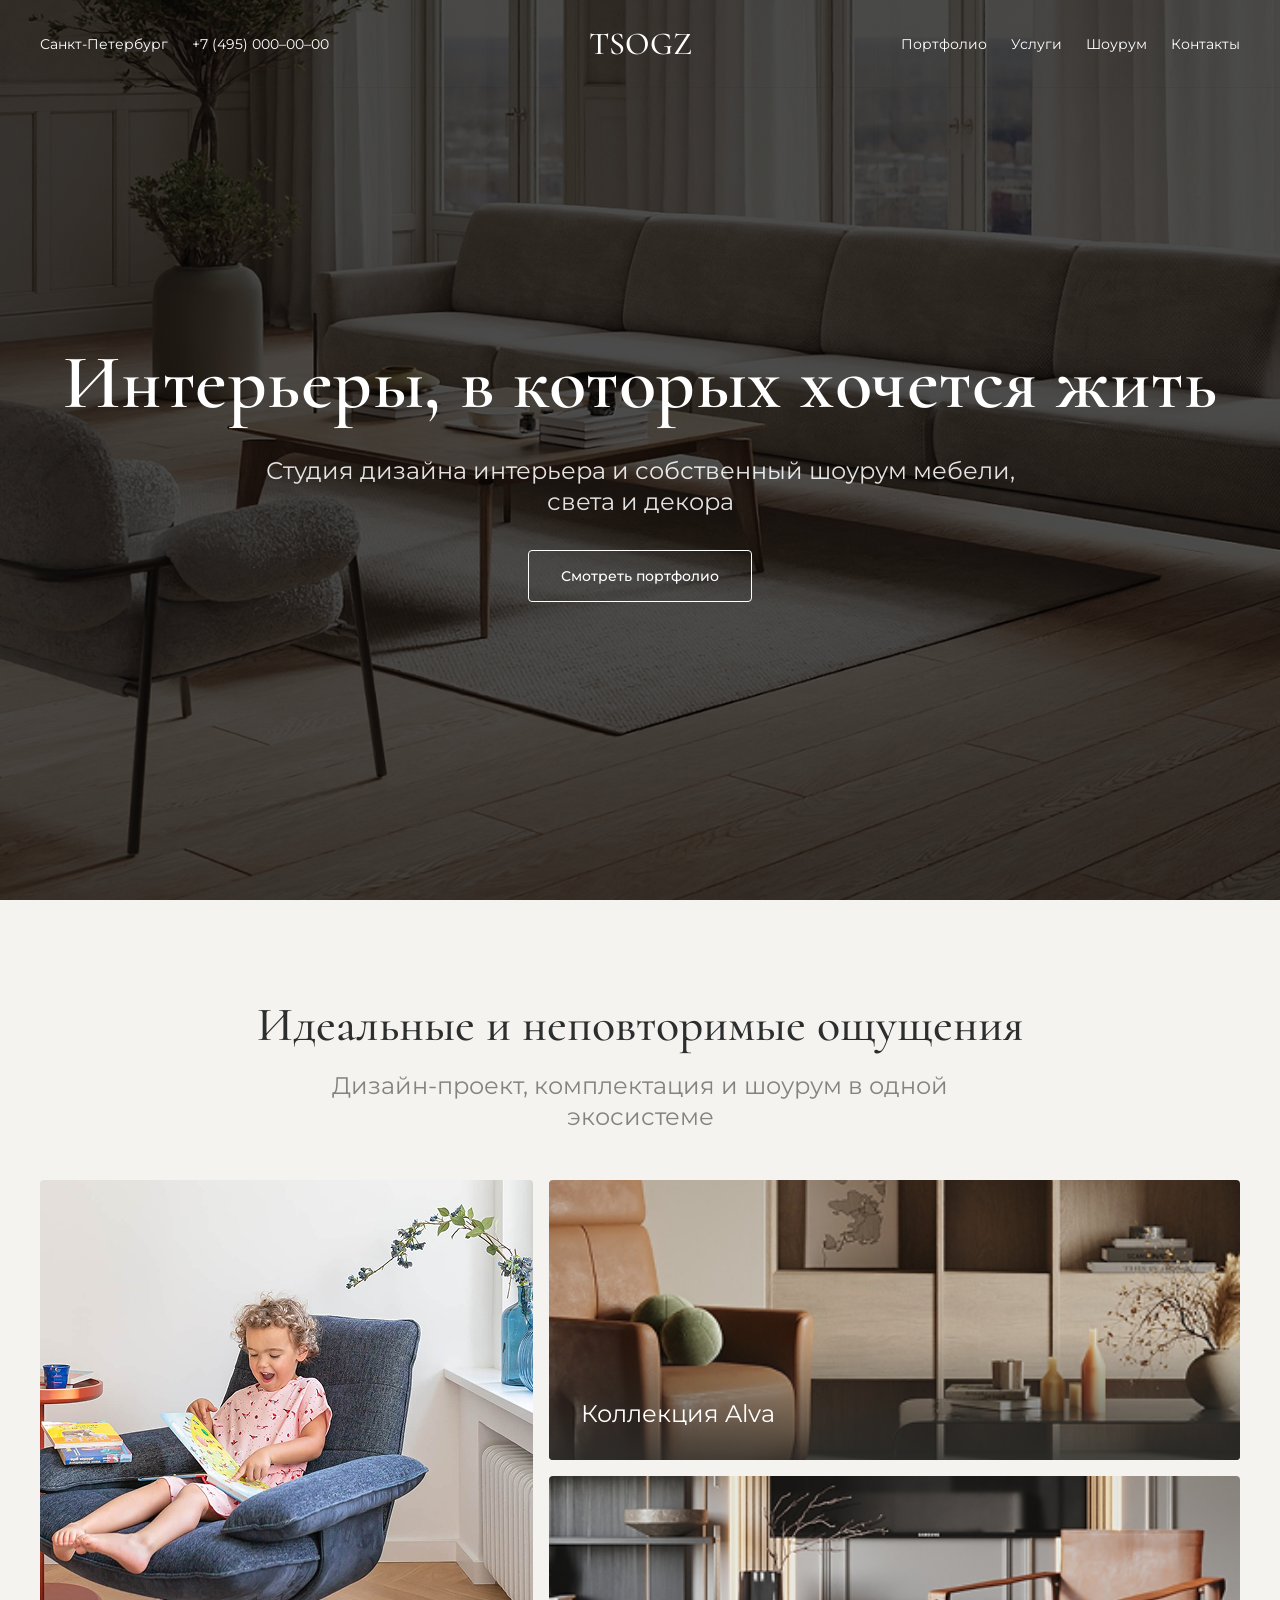
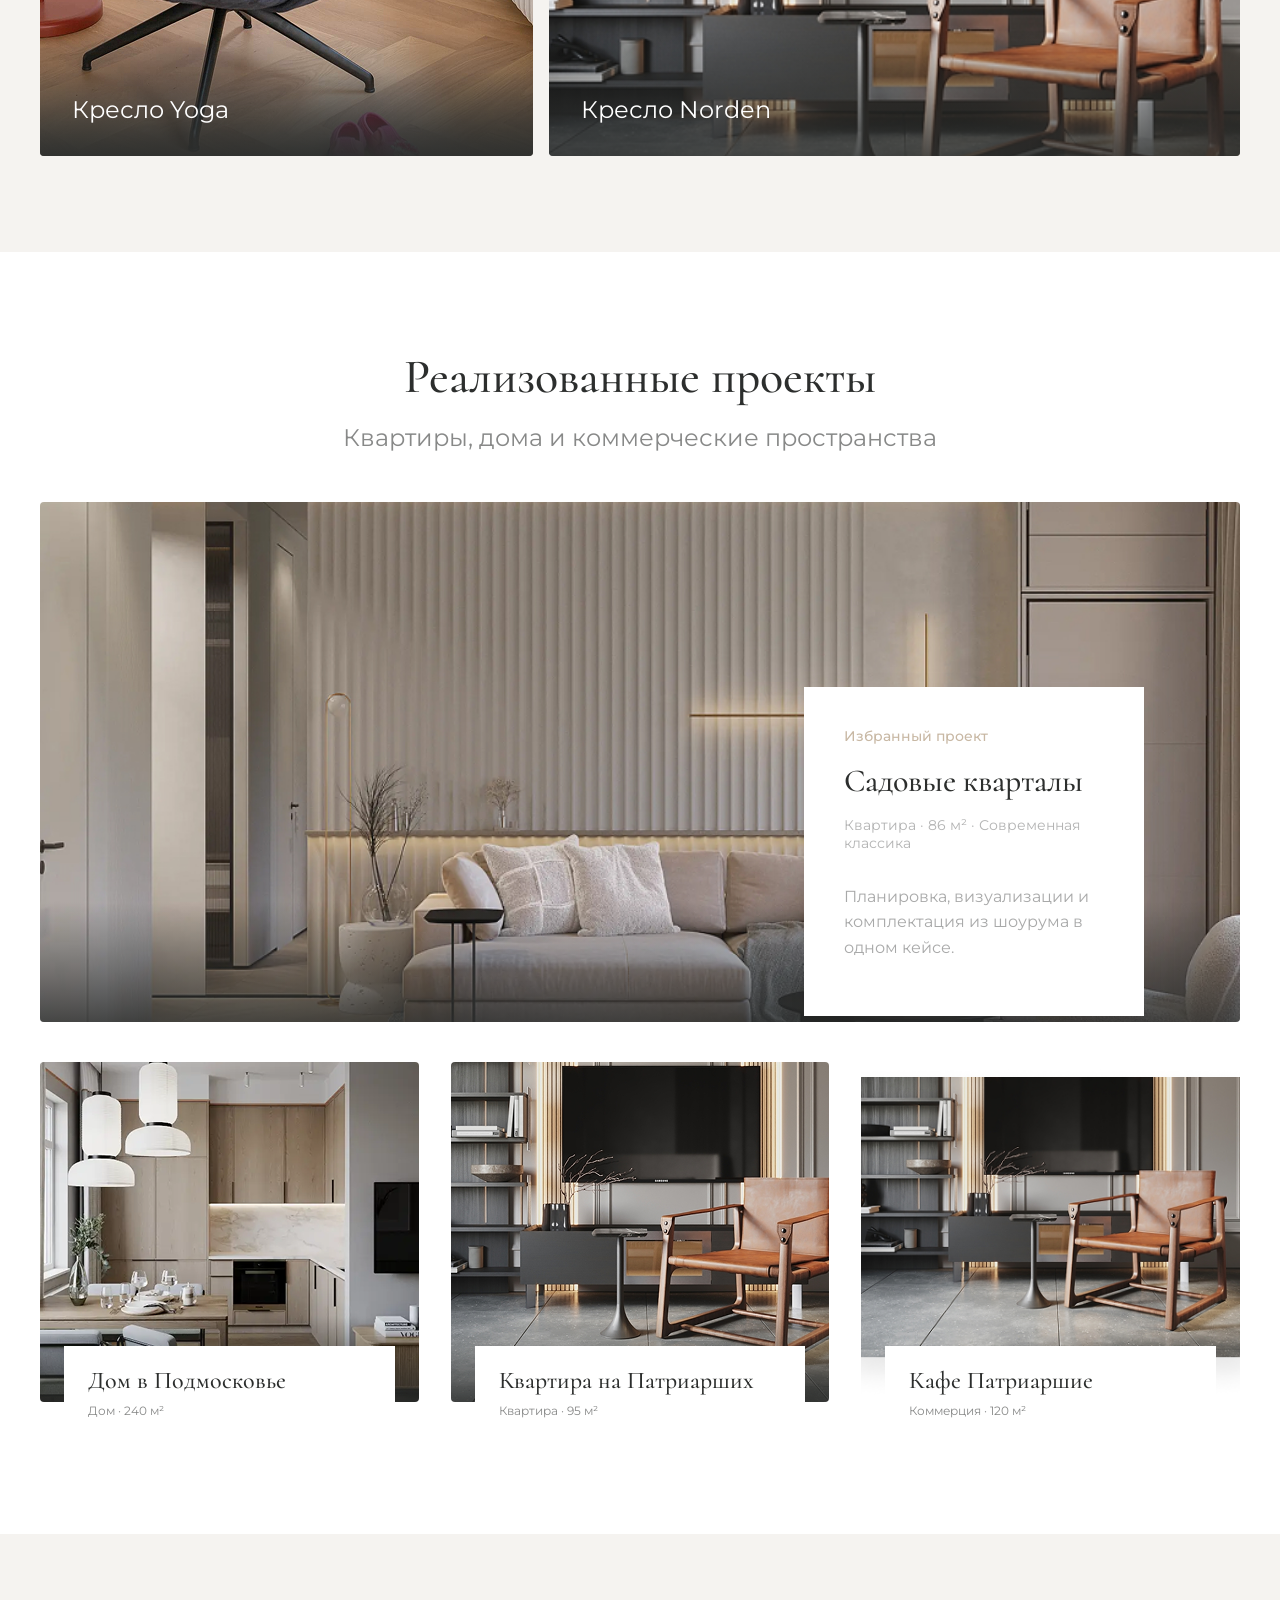
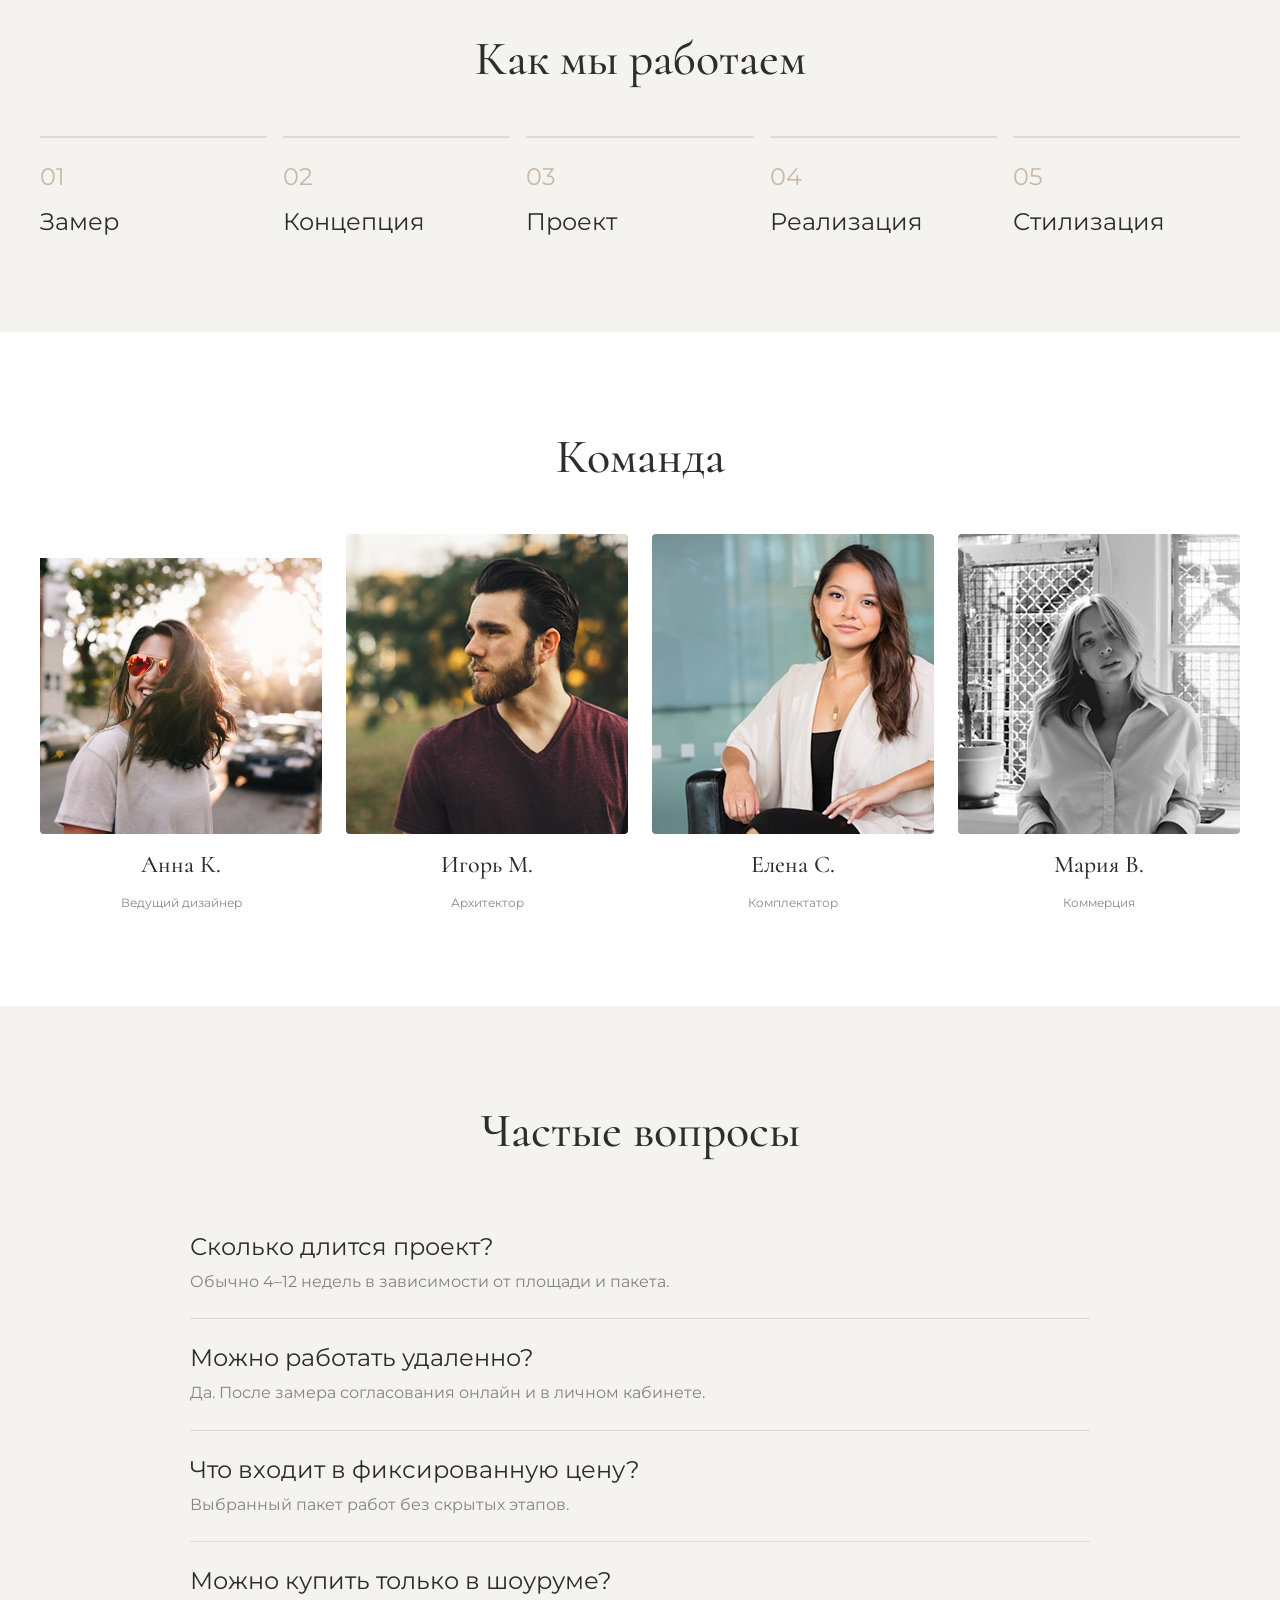
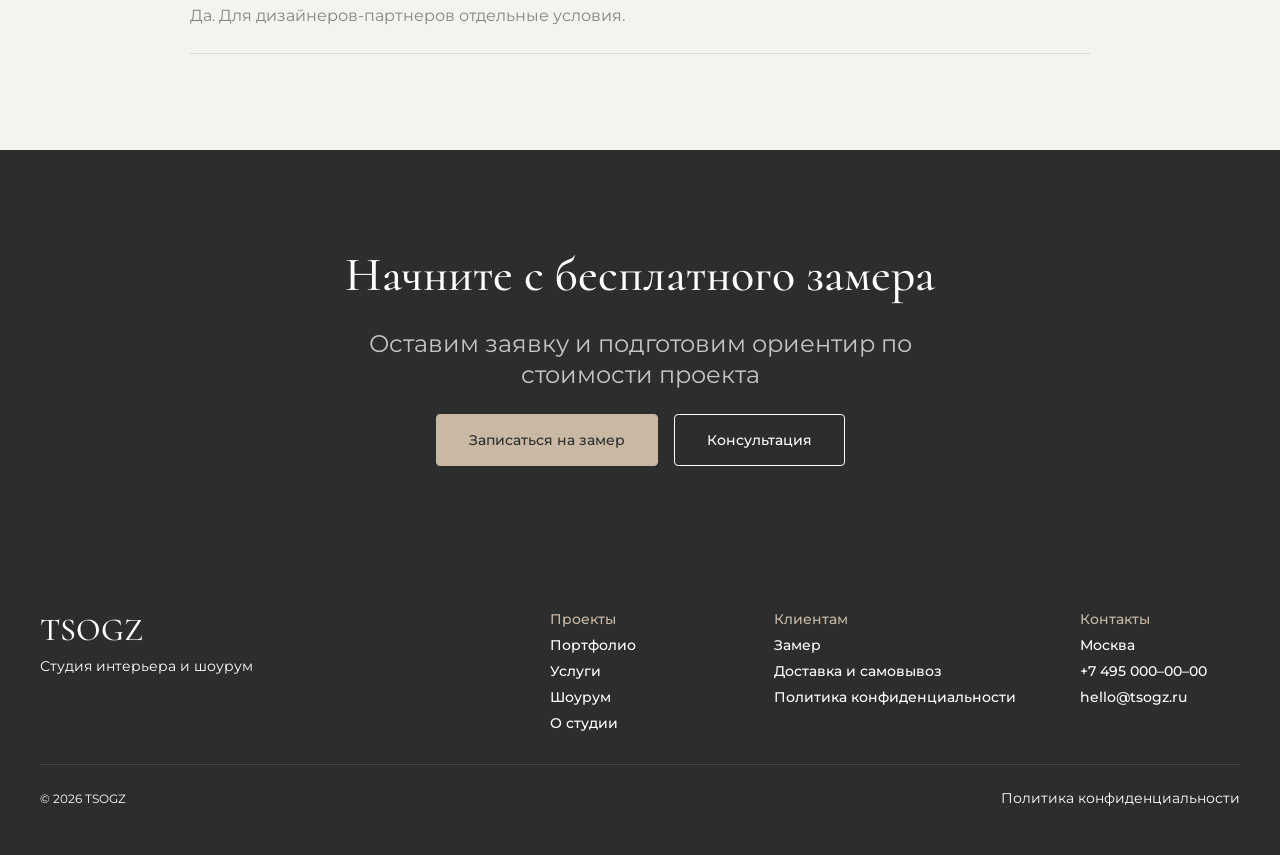
<file: Front/Pages/index.html>
<!DOCTYPE html>
<html lang="ru">
<head>
<meta charset="UTF-8">
<meta name="viewport" content="width=device-width, initial-scale=1.0">
<title>TSOGZ — Студия интерьера и шоурум</title>
<link rel="preconnect" href="https://fonts.googleapis.com">
<link rel="preconnect" href="https://fonts.gstatic.com" crossorigin>
<link href="https://fonts.googleapis.com/css2?family=Cormorant:wght@500;600&family=Montserrat:wght@400;500&display=swap" rel="stylesheet">
<link rel="stylesheet" href="styles.css">
</head>
<body class="tpl-b page-home hero-page">

<header class="site-header">
  <div class="container">
    <button type="button" class="nav-toggle" id="nav-toggle" aria-label="Открыть меню" aria-expanded="false" aria-controls="mobile-menu">
      <span></span><span></span><span></span>
    </button>
    <div class="logo">TSOGZ</div>
    <div class="mobile-menu" id="mobile-menu">
      <div class="header-meta">
        <span>Санкт-Петербург</span>
        <span>+7 (495) 000–00–00</span>
      </div>
      <nav class="header-nav">
        <a href="portfolio.html">Портфолио</a>
        <a href="services.html">Услуги</a>
        <a href="showroom.html">Шоурум</a>
        <a href="contacts.html">Контакты</a>
      </nav>
    </div>
  </div>
</header>

  <section class="hero">
    <div class="hero-inner">
      <h1>Интерьеры, в которых хочется жить</h1>
      <p>Студия дизайна интерьера и собственный шоурум мебели, света и декора</p>
      <a href="portfolio.html" class="btn btn-outline-light">Смотреть портфолио</a>
    </div>
  </section>

  <section class="section-soft" id="showroom">
    <div class="container">
      <div class="section-heading">
        <h2>Идеальные и неповторимые ощущения</h2>
        <p>Дизайн-проект, комплектация и шоурум в одной экосистеме</p>
      </div>
      <div class="gallery">
        <div class="gallery-tile tall">
          <img src="../../Assets/Photo (1).jpg" alt="Кресло Yoga">
          <div class="tile-caption">Кресло Yoga</div>
        </div>
        <div class="gallery-col">
          <div class="gallery-tile">
            <img src="../../Assets/Photo (8).png" alt="Коллекция Alva">
            <div class="tile-caption">Коллекция Alva</div>
          </div>
          <div class="gallery-tile">
            <img src="../../Assets/Photo (4).png" alt="Кресло Norden">
            <div class="tile-caption">Кресло Norden</div>
          </div>
        </div>
      </div>
    </div>
  </section>

  <section id="portfolio">
    <div class="container">
      <div class="section-heading">
        <h2>Реализованные проекты</h2>
        <p>Квартиры, дома и коммерческие пространства</p>
      </div>

      <div class="featured-project">
        <img src="../../Assets/Photo.jpg" alt="Садовые кварталы">
        <div class="featured-card">
          <span class="eyebrow">Избранный проект</span>
          <h3>Садовые кварталы</h3>
          <span class="meta">Квартира · 86 м² · Современная классика</span>
          <p class="desc">Планировка, визуализации и комплектация из шоурума в одном кейсе.</p>
        </div>
      </div>

      <div class="project-grid">
        <div class="project-card">
          <div class="project-thumb">
            <img src="../../Assets/Photo (3).png" alt="Дом в Подмосковье">
          </div>
          <div class="project-label">
            <h4>Дом в Подмосковье</h4>
            <span class="meta">Дом · 240 м²</span>
          </div>
        </div>
        <div class="project-card">
          <div class="project-thumb">
            <img src="../../Assets/Photo (4).png" alt="Квартира на Патриарших">
          </div>
          <div class="project-label">
            <h4>Квартира на Патриарших</h4>
            <span class="meta">Квартира · 95 м²</span>
          </div>
        </div>
        <div class="project-card">
          <div class="project-thumb">
            <img src="../../Assets/Кафе Патриаршие.png" alt="Кафе Патриаршие">
          </div>
          <div class="project-label">
            <h4>Кафе Патриаршие</h4>
            <span class="meta">Коммерция · 120 м²</span>
          </div>
        </div>
      </div>
    </div>
  </section>

  <section class="section-soft" id="services">
    <div class="container">
      <div class="section-heading">
        <h2>Как мы работаем</h2>
      </div>
      <div class="process">
        <div class="process-step">
          <span class="num">01</span>
          <span class="label">Замер</span>
        </div>
        <div class="process-step">
          <span class="num">02</span>
          <span class="label">Концепция</span>
        </div>
        <div class="process-step">
          <span class="num">03</span>
          <span class="label">Проект</span>
        </div>
        <div class="process-step">
          <span class="num">04</span>
          <span class="label">Реализация</span>
        </div>
        <div class="process-step">
          <span class="num">05</span>
          <span class="label">Стилизация</span>
        </div>
      </div>
    </div>
  </section>

  <section>
    <div class="container">
      <div class="section-heading">
        <h2>Команда</h2>
      </div>
      <div class="team">
        <div class="team-member">
          <div class="team-photo"><img src="../../Assets/Frame.png" alt="Анна К."></div>
          <h4>Анна К.</h4>
          <span class="role">Ведущий дизайнер</span>
        </div>
        <div class="team-member">
          <div class="team-photo"><img src="../../Assets/Frame (1).png" alt="Игорь М."></div>
          <h4>Игорь М.</h4>
          <span class="role">Архитектор</span>
        </div>
        <div class="team-member">
          <div class="team-photo"><img src="../../Assets/Frame (2).png" alt="Елена С."></div>
          <h4>Елена С.</h4>
          <span class="role">Комплектатор</span>
        </div>
        <div class="team-member">
          <div class="team-photo"><img src="../../Assets/Frame (3).png" alt="Мария В."></div>
          <h4>Мария В.</h4>
          <span class="role">Коммерция</span>
        </div>
      </div>
    </div>
  </section>

  <section class="section-soft">
    <div class="container">
      <div class="section-heading">
        <h2>Частые вопросы</h2>
      </div>
      <div class="faq">
        <div class="faq-item">
          <h3>Сколько длится проект?</h3>
          <p>Обычно 4–12 недель в зависимости от площади и пакета.</p>
        </div>
        <div class="faq-item">
          <h3>Можно работать удаленно?</h3>
          <p>Да. После замера согласования онлайн и в личном кабинете.</p>
        </div>
        <div class="faq-item">
          <h3>Что входит в фиксированную цену?</h3>
          <p>Выбранный пакет работ без скрытых этапов.</p>
        </div>
        <div class="faq-item">
          <h3>Можно купить только в шоуруме?</h3>
          <p>Да. Для дизайнеров-партнеров отдельные условия.</p>
        </div>
      </div>
    </div>
  </section>

  <section class="cta">
    <div class="container cta-inner">
      <h2>Начните с бесплатного замера</h2>
      <p>Оставим заявку и подготовим ориентир по стоимости проекта</p>
      <div class="cta-buttons">
        <a href="request.html#request-form" class="btn btn-fill">Записаться на замер</a>
        <a href="contacts.html#contact-form" class="btn btn-outline-light">Консультация</a>
      </div>
    </div>
  </section>

  <footer id="contacts">
    <div class="container">
      <div class="footer-top">
        <div class="footer-brand">
          <div class="logo">TSOGZ</div>
          <p>Студия интерьера и шоурум</p>
        </div>
        <div class="footer-columns">
          <div class="footer-col">
            <span class="col-title">Проекты</span>
            <a href="portfolio.html">Портфолио</a>
            <a href="services.html">Услуги</a>
            <a href="showroom.html">Шоурум</a>
            <a href="about.html">О студии</a>
          </div>
          <div class="footer-col">
            <span class="col-title">Клиентам</span>
            <a href="request.html#request-form">Замер</a>
            <a href="delivery.html">Доставка и самовывоз</a>
            <a href="privacy.html">Политика конфиденциальности</a>
          </div>
          <div class="footer-col">
            <span class="col-title">Контакты</span>
            <span>Москва</span>
            <span>+7 495 000–00–00</span>
            <span>hello@tsogz.ru</span>
          </div>
        </div>
      </div>
      <div class="footer-bottom">
        <span>© 2026 TSOGZ</span>
        <a href="privacy.html">Политика конфиденциальности</a>
      </div>
    </div>
  </footer>

<script src="js/mobile-menu.js"></script>

</body>
</html>
</file>
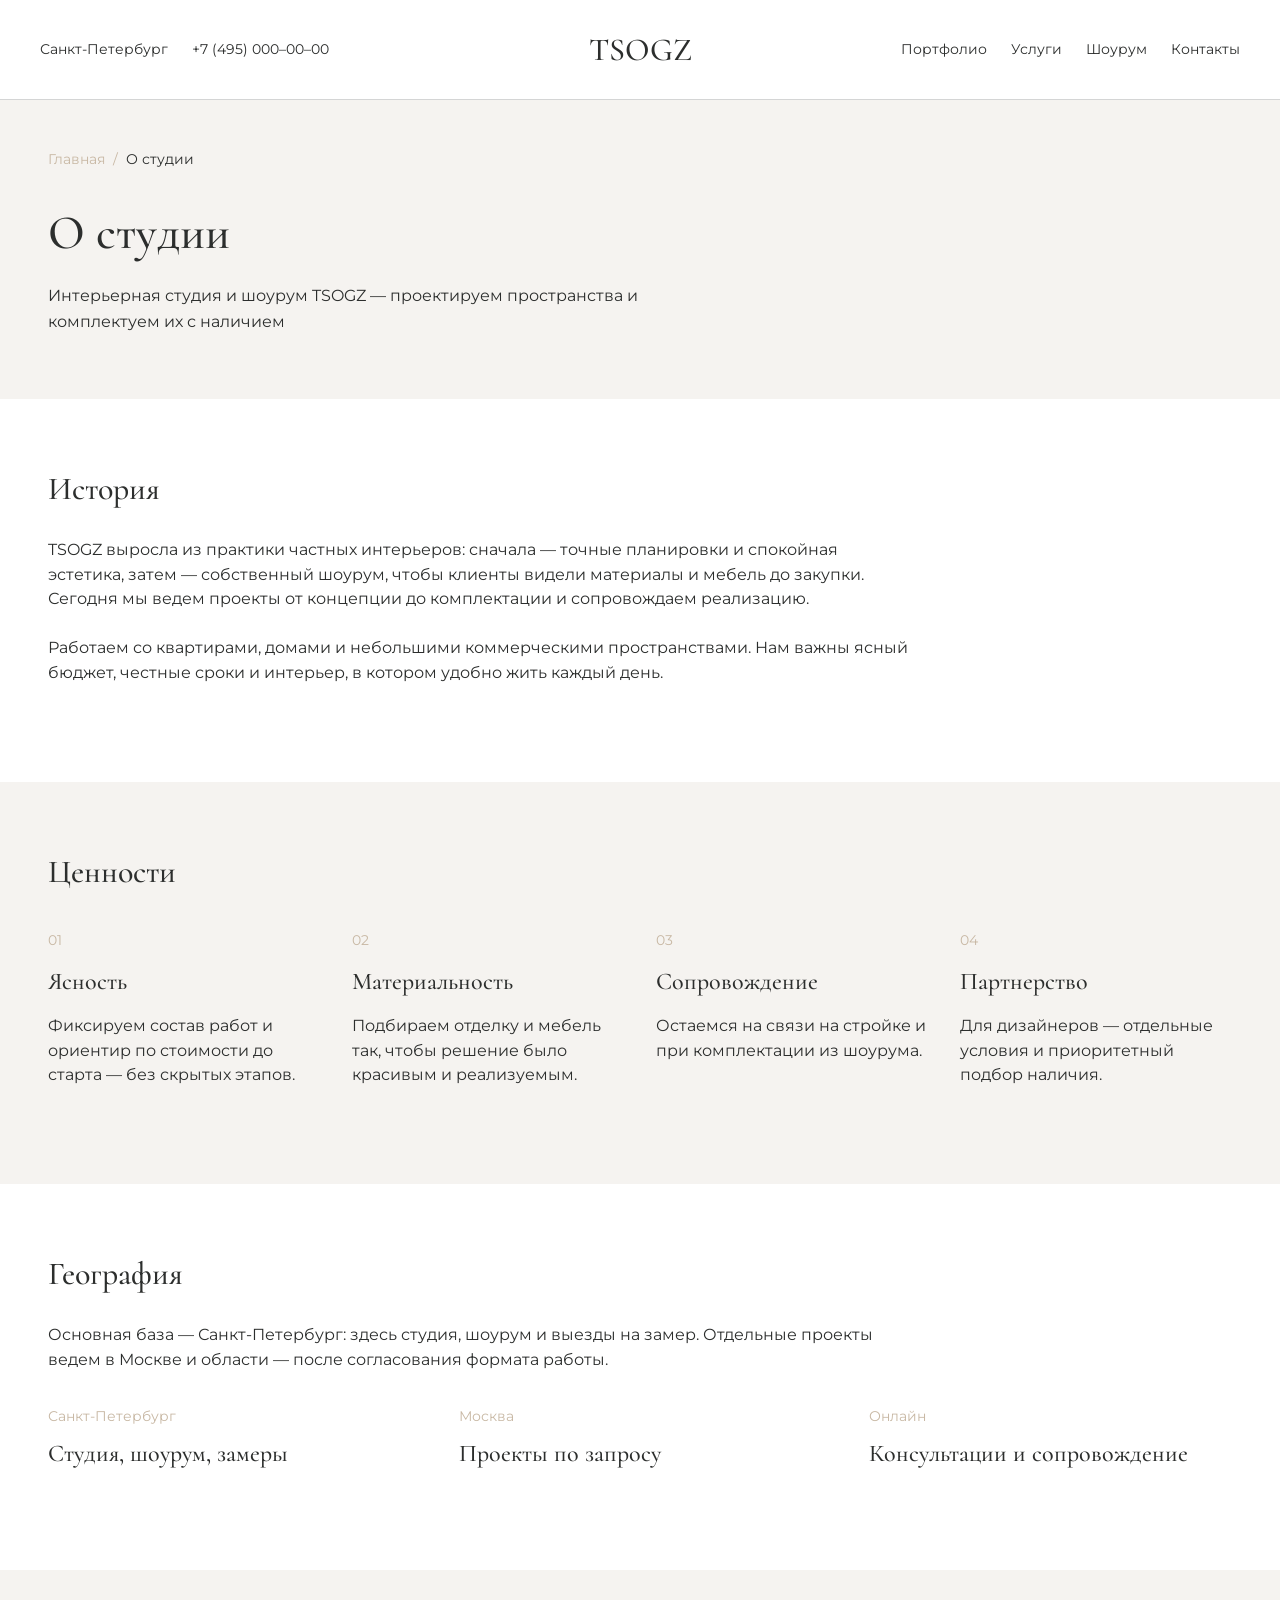
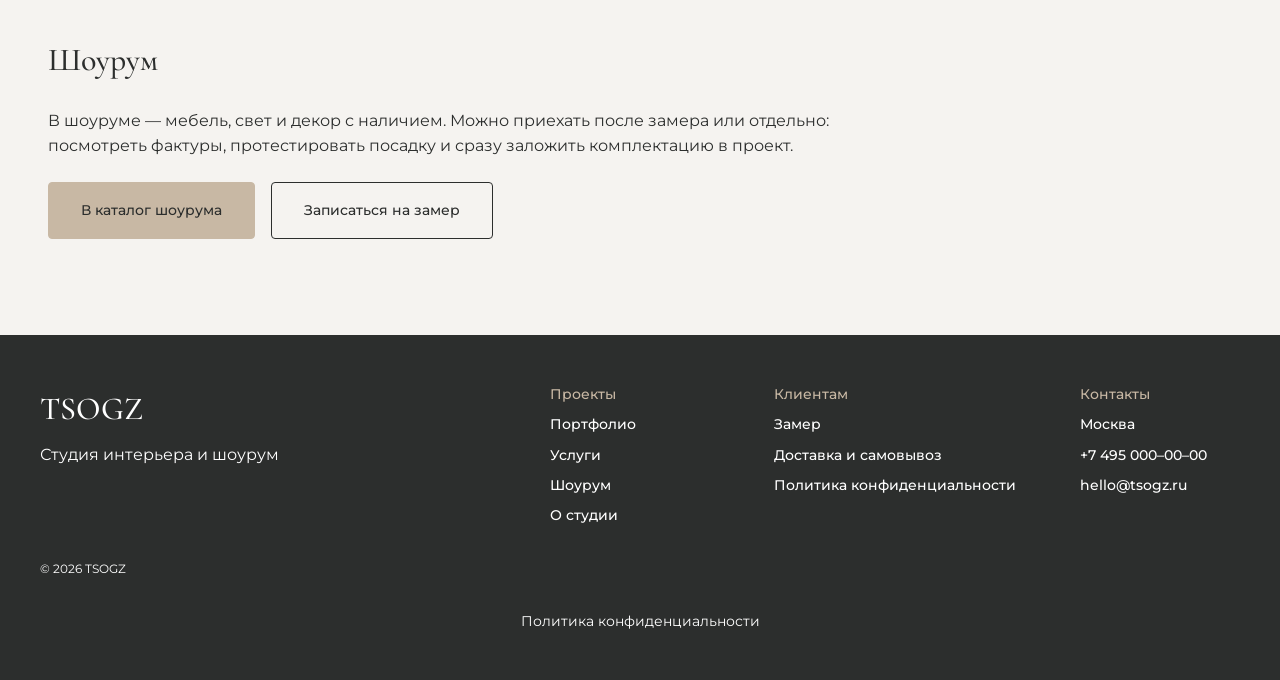
<file: Front/Pages/about.html>
<!DOCTYPE html>
<html lang="ru">
<head>
<meta charset="UTF-8">
<meta name="viewport" content="width=device-width, initial-scale=1.0">
<title>О студии — TSOGZ</title>
<link rel="preconnect" href="https://fonts.googleapis.com">
<link href="https://fonts.googleapis.com/css2?family=Cormorant:wght@500&family=Montserrat:wght@400;500&display=swap" rel="stylesheet">
<link rel="stylesheet" href="styles.css">
</head>
<body>

<header class="site-header">
  <div class="header-inner">
    <button type="button" class="nav-toggle" id="nav-toggle" aria-label="Открыть меню" aria-expanded="false" aria-controls="mobile-menu">
      <span></span><span></span><span></span>
    </button>
    <a href="index.html" class="logo">TSOGZ</a>
    <div class="mobile-menu" id="mobile-menu">
      <div class="header-meta">
        <span>Санкт-Петербург</span>
        <span>+7 (495) 000–00–00</span>
      </div>
      <nav class="main-nav" aria-label="Основная навигация">
        <a href="portfolio.html">Портфолио</a>
        <a href="services.html">Услуги</a>
        <a href="showroom.html">Шоурум</a>
        <a href="contacts.html">Контакты</a>
      </nav>
    </div>
  </div>
</header>

<section class="page-hero page-hero--soft">
  <nav class="breadcrumbs" aria-label="Хлебные крошки">
    <a href="index.html">Главная</a>
    <span aria-hidden="true">/</span>
    <span class="current" aria-current="page">О студии</span>
  </nav>
  <h1>О студии</h1>
  <p class="lede">Интерьерная студия и шоурум TSOGZ — проектируем пространства и комплектуем их с наличием</p>
</section>

<main>
  <section class="about-section info-band--white">
    <h2>История</h2>
    <p>TSOGZ выросла из практики частных интерьеров: сначала — точные планировки и спокойная эстетика, затем — собственный шоурум, чтобы клиенты видели материалы и мебель до закупки. Сегодня мы ведем проекты от концепции до комплектации и сопровождаем реализацию.</p>
    <p>Работаем со квартирами, домами и небольшими коммерческими пространствами. Нам важны ясный бюджет, честные сроки и интерьер, в котором удобно жить каждый день.</p>
  </section>

  <section class="about-section info-band--soft">
    <h2>Ценности</h2>
    <div class="values-grid">
      <div class="value-item">
        <span class="step-number">01</span>
        <h3>Ясность</h3>
        <p>Фиксируем состав работ и ориентир по стоимости до старта — без скрытых этапов.</p>
      </div>
      <div class="value-item">
        <span class="step-number">02</span>
        <h3>Материальность</h3>
        <p>Подбираем отделку и мебель так, чтобы решение было красивым и реализуемым.</p>
      </div>
      <div class="value-item">
        <span class="step-number">03</span>
        <h3>Сопровождение</h3>
        <p>Остаемся на связи на стройке и при комплектации из шоурума.</p>
      </div>
      <div class="value-item">
        <span class="step-number">04</span>
        <h3>Партнерство</h3>
        <p>Для дизайнеров — отдельные условия и приоритетный подбор наличия.</p>
      </div>
    </div>
  </section>

  <section class="about-section info-band--white">
    <h2>География</h2>
    <p>Основная база — Санкт-Петербург: здесь студия, шоурум и выезды на замер. Отдельные проекты ведем в Москве и области — после согласования формата работы.</p>
    <div class="geo-grid">
      <div class="geo-item">
        <span class="eyebrow">Санкт-Петербург</span>
        <h3>Студия, шоурум, замеры</h3>
      </div>
      <div class="geo-item">
        <span class="eyebrow">Москва</span>
        <h3>Проекты по запросу</h3>
      </div>
      <div class="geo-item">
        <span class="eyebrow">Онлайн</span>
        <h3>Консультации и сопровождение</h3>
      </div>
    </div>
  </section>

  <section class="about-section info-band--soft">
    <h2>Шоурум</h2>
    <p>В шоуруме — мебель, свет и декор с наличием. Можно приехать после замера или отдельно: посмотреть фактуры, протестировать посадку и сразу заложить комплектацию в проект.</p>
    <div class="btn-row">
      <a href="showroom.html" class="btn btn-fill">В каталог шоурума</a>
      <a href="request.html#request-form" class="btn btn-outline">Записаться на замер</a>
    </div>
  </section>
</main>

<footer class="site-footer">
  <div class="footer-inner">
    <div class="footer-top">
      <div class="footer-brand">
        <span class="logo">TSOGZ</span>
        <p>Студия интерьера и шоурум</p>
      </div>

      <div class="footer-columns">
        <div class="footer-col">
          <span class="col-title">Проекты</span>
          <a href="portfolio.html">Портфолио</a>
          <a href="services.html">Услуги</a>
          <a href="showroom.html">Шоурум</a>
          <a href="about.html">О студии</a>
        </div>
        <div class="footer-col">
          <span class="col-title">Клиентам</span>
          <a href="request.html#request-form">Замер</a>
          <a href="delivery.html">Доставка и самовывоз</a>
          <a href="privacy.html">Политика конфиденциальности</a>
        </div>
        <div class="footer-col">
          <span class="col-title">Контакты</span>
          <span>Москва</span>
          <a href="tel:+74950000000">+7 495 000–00–00</a>
          <a href="mailto:hello@tsogz.ru">hello@tsogz.ru</a>
        </div>
      </div>
    </div>

    <p class="copyright">© 2026 TSOGZ</p>
    <p class="footer-privacy"><a href="privacy.html">Политика конфиденциальности</a></p>
  </div>
</footer>


</body>
</html>
</file>
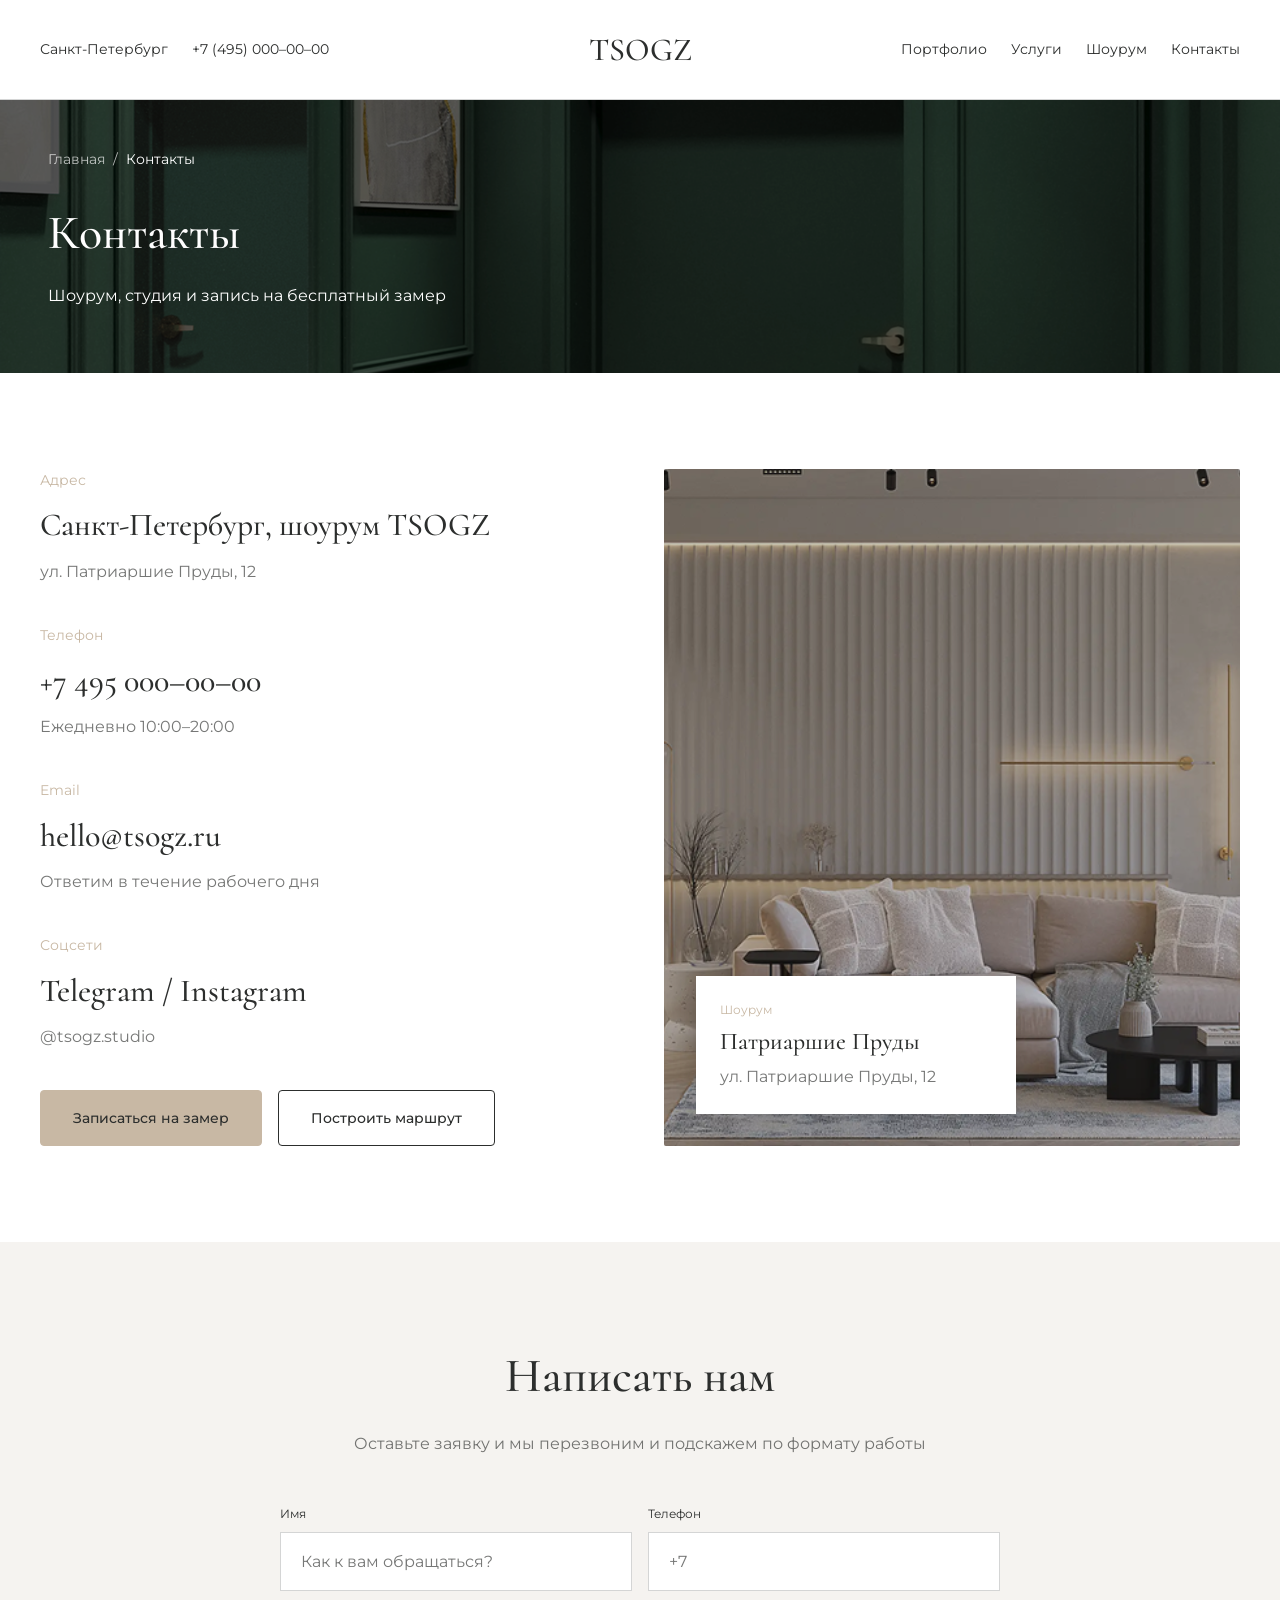
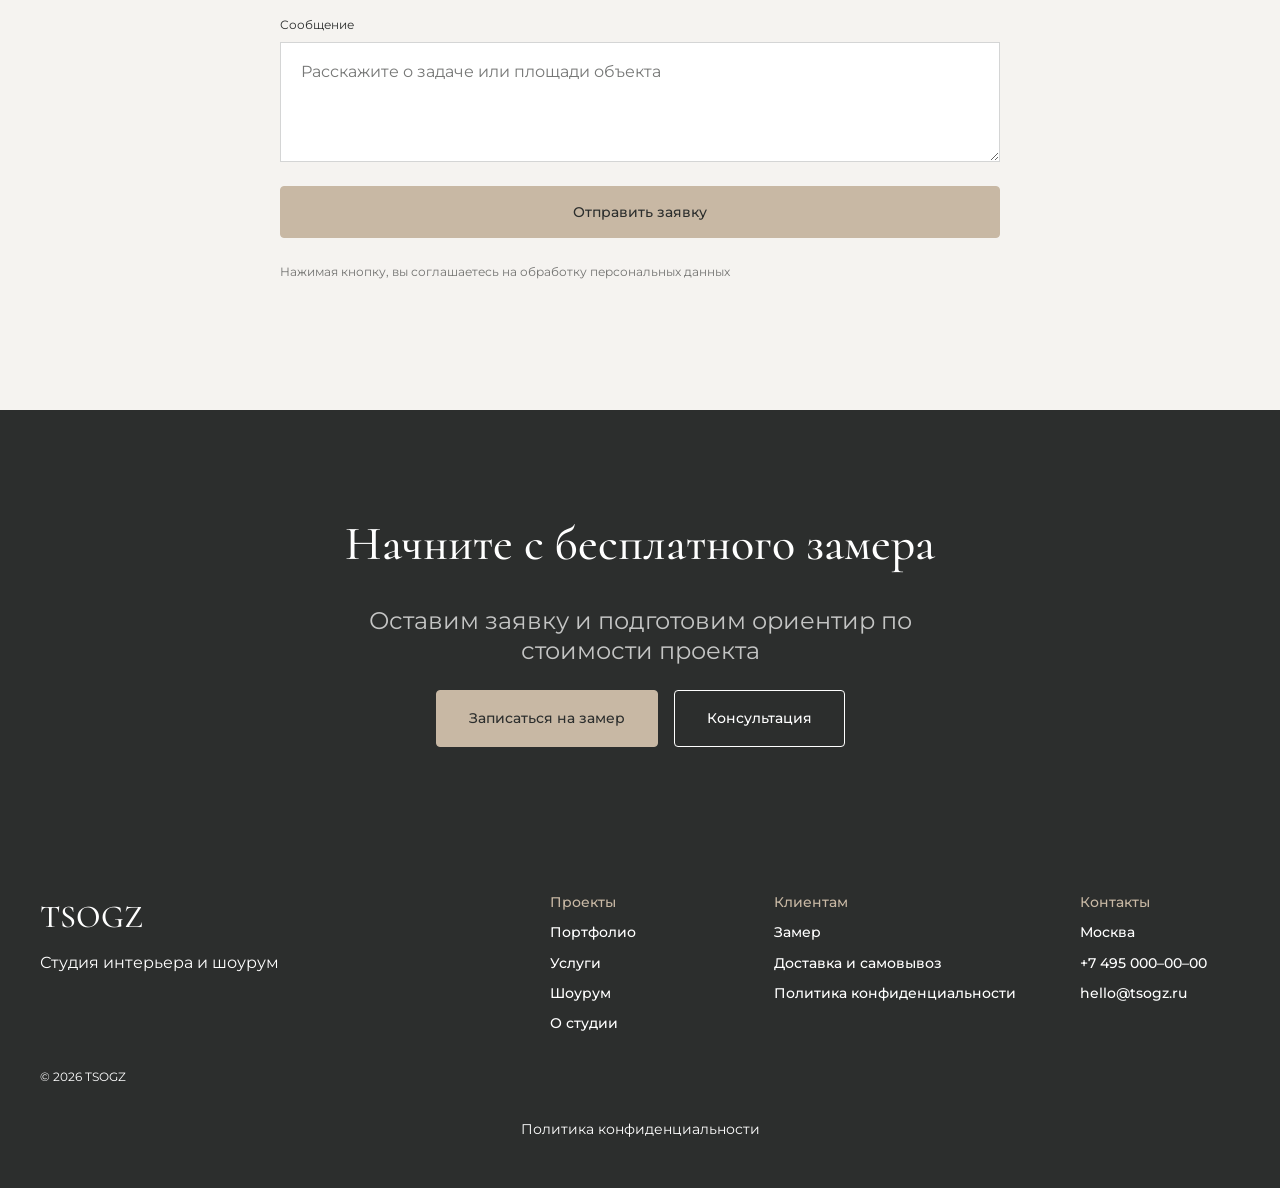
<file: Front/Pages/contacts.html>
<!DOCTYPE html>
<html lang="ru">
<head>
<meta charset="UTF-8">
<meta name="viewport" content="width=device-width, initial-scale=1.0">
<title>Контакты — TSOGZ</title>
<link rel="preconnect" href="https://fonts.googleapis.com">
<link href="https://fonts.googleapis.com/css2?family=Cormorant:wght@500&family=Montserrat:wght@400;500&display=swap" rel="stylesheet">
<link rel="stylesheet" href="styles.css">
<style>.form-status{margin-top:8px;font-size:14px;}.form-status--ok{color:#2e7d32;}.form-status--error{color:#c62828;}</style>
</head>
<body>

<header class="site-header">
  <div class="header-inner">
    <button type="button" class="nav-toggle" id="nav-toggle" aria-label="Открыть меню" aria-expanded="false" aria-controls="mobile-menu">
      <span></span><span></span><span></span>
    </button>
    <a href="index.html" class="logo">TSOGZ</a>
    <div class="mobile-menu" id="mobile-menu">
      <div class="header-meta">
        <span>Санкт-Петербург</span>
        <span>+7 (495) 000–00–00</span>
      </div>
      <nav class="main-nav" aria-label="Основная навигация">
        <a href="portfolio.html">Портфолио</a>
        <a href="services.html">Услуги</a>
        <a href="showroom.html">Шоурум</a>
        <a href="contacts.html">Контакты</a>
      </nav>
    </div>
  </div>
</header>

<section class="page-hero page-hero--image" style="background-image: url(../../Assets/Intro\ \(1\).png);">
  <nav class="breadcrumbs" aria-label="Хлебные крошки">
    <a href="index.html">Главная</a>
    <span aria-hidden="true">/</span>
    <span class="current" aria-current="page">Контакты</span>
  </nav>
  <h1>Контакты</h1>
  <p class="lede">Шоурум, студия и запись на бесплатный замер</p>
</section>

<main>
  <section class="contacts">
    <div class="contacts-info">
      <div class="info-block">
        <span class="eyebrow">Адрес</span>
        <h2>Санкт-Петербург, шоурум TSOGZ</h2>
        <p class="muted">ул. Патриаршие Пруды, 12</p>
      </div>

      <div class="info-block">
        <span class="eyebrow">Телефон</span>
        <h2><a href="tel:+74950000000">+7 495 000–00–00</a></h2>
        <p class="muted">Ежедневно 10:00–20:00</p>
      </div>

      <div class="info-block">
        <span class="eyebrow">Email</span>
        <h2><a href="mailto:hello@tsogz.ru">hello@tsogz.ru</a></h2>
        <p class="muted">Ответим в течение рабочего дня</p>
      </div>

      <div class="info-block">
        <span class="eyebrow">Соцсети</span>
        <h2>Telegram / Instagram</h2>
        <p class="muted">@tsogz.studio</p>
      </div>

      <div class="btn-row">
        <a href="request.html#request-form" class="btn btn-fill">Записаться на замер</a>
        <a href="delivery.html#pickup" class="btn btn-outline">Построить маршрут</a>
      </div>
    </div>

    <div id="map" class="contacts-map" style="background-image: url(../../Assets/Photo\ \(13\).png);" role="img" aria-label="Карта расположения шоурума на Патриарших Прудах">
      <div class="map-card">
        <span class="eyebrow">Шоурум</span>
        <h3>Патриаршие Пруды</h3>
        <p>ул. Патриаршие Пруды, 12</p>
      </div>
    </div>
  </section>

  <section class="contact-band" id="contact-form">
    <div class="contact-band-head">
      <h2>Написать нам</h2>
      <p>Оставьте заявку и мы перезвоним и подскажем по формату работы</p>
    </div>

    <form id="contact-lead-form">
      <div class="form-grid">
        <div class="field">
          <label for="name">Имя</label>
          <input type="text" id="name" name="name" placeholder="Как к вам обращаться?" autocomplete="name">
        </div>
        <div class="field">
          <label for="phone">Телефон</label>
          <input type="tel" id="phone" name="phone" placeholder="+7" autocomplete="tel">
        </div>
      </div>

      <div class="field">
        <label for="message">Сообщение</label>
        <textarea id="message" name="message" placeholder="Расскажите о задаче или площади объекта"></textarea>
      </div>

      <button type="submit" class="btn btn-fill">Отправить заявку</button>
      <p class="consent">Нажимая кнопку, вы соглашаетесь на обработку персональных данных</p>
      <p class="form-status" id="contact-lead-status" role="status" aria-live="polite"></p>
    </form>
  </section>

  <section class="cta-banner">
    <h2>Начните с бесплатного замера</h2>
    <p>Оставим заявку и подготовим ориентир по стоимости проекта</p>
    <div class="btn-row">
      <a href="request.html#request-form" class="btn btn-fill">Записаться на замер</a>
      <a href="contacts.html#contact-form" class="btn btn-outline-light">Консультация</a>
    </div>
  </section>
</main>

<footer class="site-footer">
  <div class="footer-inner">
    <div class="footer-top">
      <div class="footer-brand">
        <span class="logo">TSOGZ</span>
        <p>Студия интерьера и шоурум</p>
      </div>

      <div class="footer-columns">
        <div class="footer-col">
          <span class="col-title">Проекты</span>
          <a href="portfolio.html">Портфолио</a>
          <a href="services.html">Услуги</a>
          <a href="showroom.html">Шоурум</a>
          <a href="about.html">О студии</a>
        </div>
        <div class="footer-col">
          <span class="col-title">Клиентам</span>
          <a href="request.html#request-form">Замер</a>
          <a href="delivery.html">Доставка и самовывоз</a>
          <a href="privacy.html">Политика конфиденциальности</a>
        </div>
        <div class="footer-col">
          <span class="col-title">Контакты</span>
          <span>Москва</span>
          <a href="tel:+74950000000">+7 495 000–00–00</a>
          <a href="mailto:hello@tsogz.ru">hello@tsogz.ru</a>
        </div>
      </div>
    </div>

    <p class="copyright">© 2026 TSOGZ</p>
    <p class="footer-privacy"><a href="privacy.html">Политика конфиденциальности</a></p>
  </div>
</footer>

<script src="js/api.js"></script>
<script src="js/contacts.js"></script>
<script src="js/mobile-menu.js"></script>


</body>
</html>
</file>
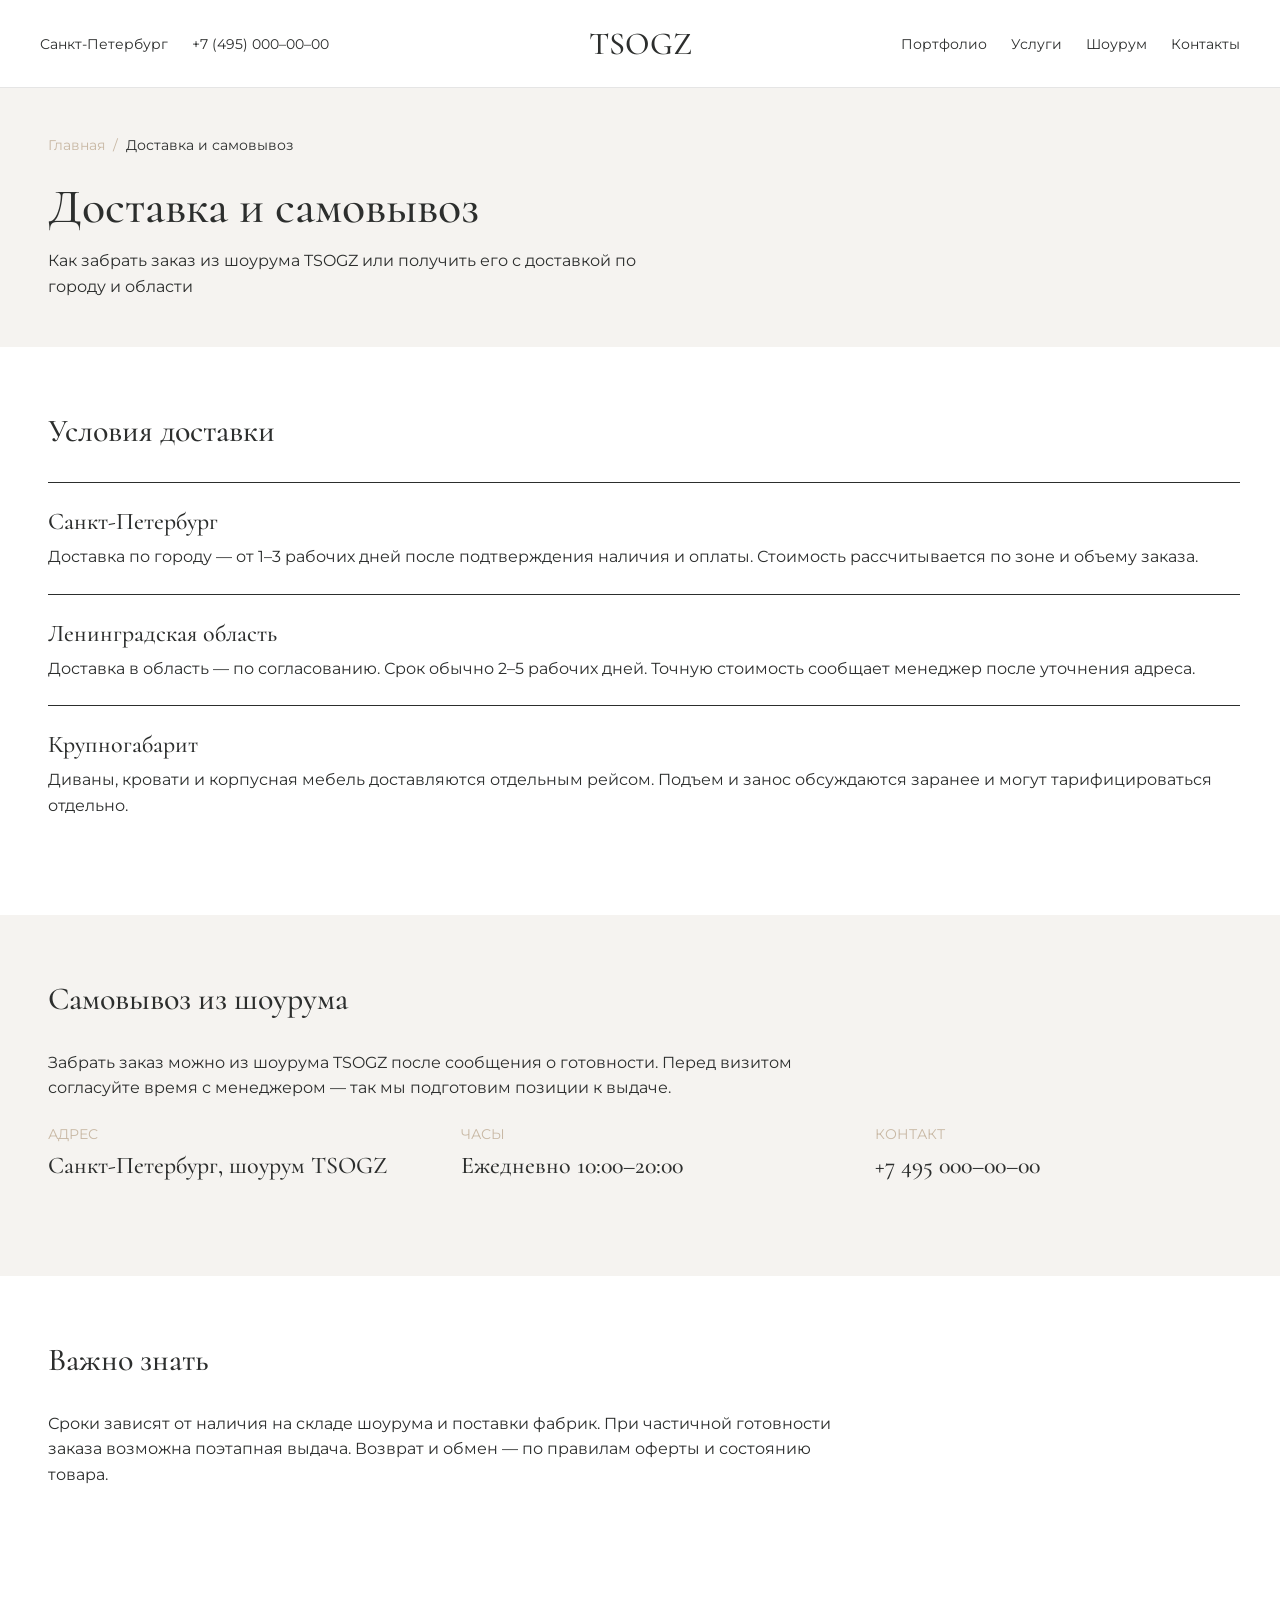
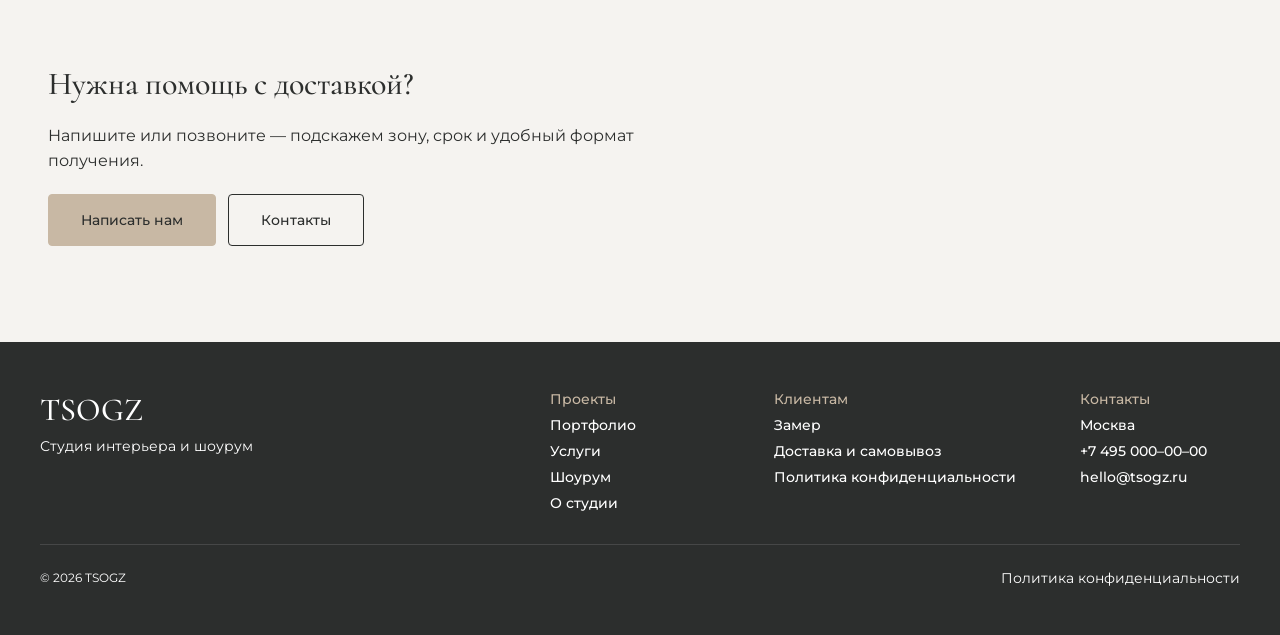
<file: Front/Pages/delivery.html>
<!DOCTYPE html>
<html lang="ru">
<head>
<meta charset="UTF-8">
<meta name="viewport" content="width=device-width, initial-scale=1.0">
<title>Доставка и самовывоз — TSOGZ</title>
<link rel="preconnect" href="https://fonts.googleapis.com">
<link rel="preconnect" href="https://fonts.gstatic.com" crossorigin>
<link href="https://fonts.googleapis.com/css2?family=Cormorant:wght@500;600&family=Montserrat:wght@400;500&display=swap" rel="stylesheet">
<link rel="stylesheet" href="styles.css">
</head>
<body class="tpl-b page-delivery">

<header class="site-header">
  <div class="container">
    <button type="button" class="nav-toggle" id="nav-toggle" aria-label="Открыть меню" aria-expanded="false" aria-controls="mobile-menu">
      <span></span><span></span><span></span>
    </button>
    <div class="logo">TSOGZ</div>
    <div class="mobile-menu" id="mobile-menu">
      <div class="header-meta">
        <span>Санкт-Петербург</span>
        <span>+7 (495) 000–00–00</span>
      </div>
      <nav class="header-nav">
        <a href="portfolio.html">Портфолио</a>
        <a href="services.html">Услуги</a>
        <a href="showroom.html">Шоурум</a>
        <a href="contacts.html">Контакты</a>
      </nav>
    </div>
  </div>
</header>

  <section class="page-intro">
    <div class="breadcrumb">
      <a class="muted" href="index.html">Главная</a>
      <span class="muted">/</span>
      <span class="current">Доставка и самовывоз</span>
    </div>
    <h1>Доставка и самовывоз</h1>
    <p>Как забрать заказ из шоурума TSOGZ или получить его с доставкой по городу и области</p>
  </section>

  <section class="block">
    <div class="block-inner">
      <h2>Условия доставки</h2>

      <div class="rule-item">
        <h3>Санкт-Петербург</h3>
        <p>Доставка по городу — от 1–3 рабочих дней после подтверждения наличия и оплаты. Стоимость рассчитывается по зоне и объему заказа.</p>
      </div>

      <div class="rule-item">
        <h3>Ленинградская область</h3>
        <p>Доставка в область — по согласованию. Срок обычно 2–5 рабочих дней. Точную стоимость сообщает менеджер после уточнения адреса.</p>
      </div>

      <div class="rule-item">
        <h3>Крупногабарит</h3>
        <p>Диваны, кровати и корпусная мебель доставляются отдельным рейсом. Подъем и занос обсуждаются заранее и могут тарифицироваться отдельно.</p>
      </div>
    </div>
  </section>

  <section class="block" style="background:var(--bg-soft)" id="pickup">
    <div class="block-inner">
      <h2>Самовывоз из шоурума</h2>
      <p class="lede">Забрать заказ можно из шоурума TSOGZ после сообщения о готовности. Перед визитом согласуйте время с менеджером — так мы подготовим позиции к выдаче.</p>
      <div class="info-grid">
        <div class="info-item">
          <span class="k">АДРЕС</span>
          <span class="v">Санкт-Петербург, шоурум TSOGZ</span>
        </div>
        <div class="info-item">
          <span class="k">ЧАСЫ</span>
          <span class="v">Ежедневно 10:00–20:00</span>
        </div>
        <div class="info-item">
          <span class="k">КОНТАКТ</span>
          <span class="v">+7 495 000–00–00</span>
        </div>
      </div>
    </div>
  </section>

  <section class="block">
    <div class="block-inner">
      <h2>Важно знать</h2>
      <p class="simple-text">Сроки зависят от наличия на складе шоурума и поставки фабрик. При частичной готовности заказа возможна поэтапная выдача. Возврат и обмен — по правилам оферты и состоянию товара.</p>
    </div>
  </section>

  <section class="block" style="background:var(--bg-soft); padding-bottom:96px;">
    <div class="block-inner help-block">
      <h2 style="margin-bottom:0">Нужна помощь с доставкой?</h2>
      <p>Напишите или позвоните — подскажем зону, срок и удобный формат получения.</p>
      <div class="help-buttons">
        <a href="contacts.html#contact-form" class="btn btn-fill">Написать нам</a>
        <a href="contacts.html" class="btn btn-outline-dark">Контакты</a>
      </div>
    </div>
  </section>

  <footer id="contacts">
    <div class="container">
      <div class="footer-top">
        <div class="footer-brand">
          <a class="logo" href="index.html">TSOGZ</a>
          <p>Студия интерьера и шоурум</p>
        </div>
        <div class="footer-columns">
          <div class="footer-col">
            <span class="col-title">Проекты</span>
            <a href="portfolio.html">Портфолио</a>
            <a href="services.html">Услуги</a>
            <a href="showroom.html">Шоурум</a>
            <a href="about.html">О студии</a>
          </div>
          <div class="footer-col">
            <span class="col-title">Клиентам</span>
            <a href="request.html#request-form">Замер</a>
            <a href="delivery.html">Доставка и самовывоз</a>
            <a href="privacy.html">Политика конфиденциальности</a>
          </div>
          <div class="footer-col">
            <span class="col-title">Контакты</span>
            <span>Москва</span>
            <span>+7 495 000–00–00</span>
            <span>hello@tsogz.ru</span>
          </div>
        </div>
      </div>
      <div class="footer-bottom">
        <span>© 2026 TSOGZ</span>
        <a href="privacy.html">Политика конфиденциальности</a>
      </div>
    </div>
  </footer>
<script src="js/mobile-menu.js"></script>


</body>
</html>
</file>
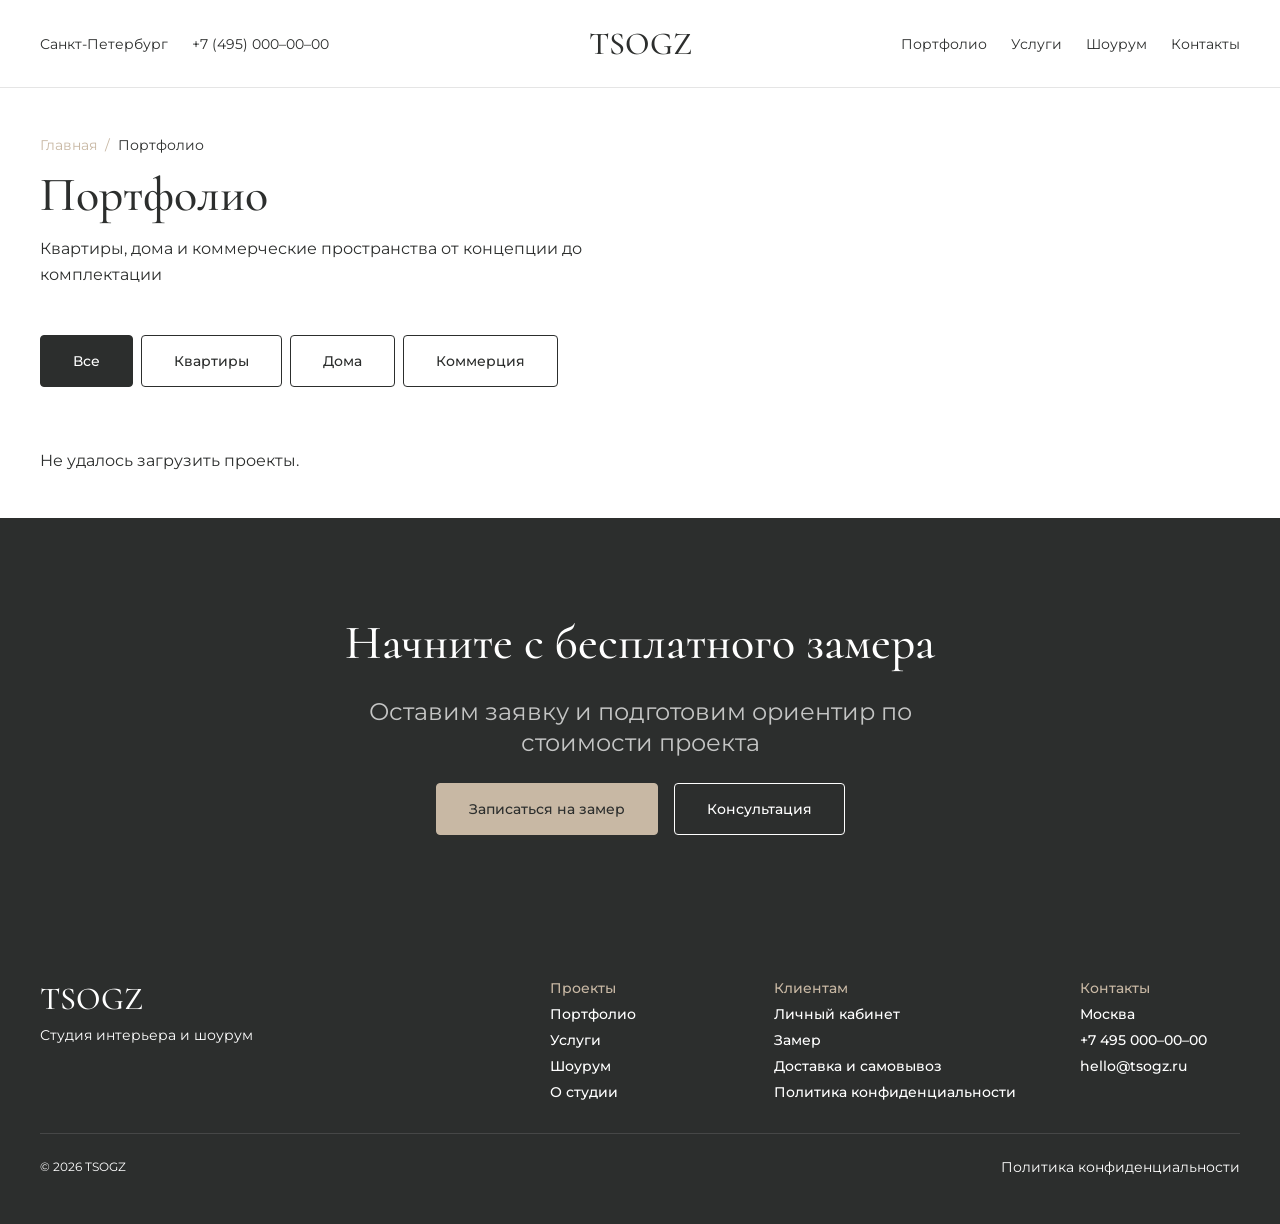
<file: Front/Pages/portfolio.html>
<!DOCTYPE html>
<html lang="ru">
<head>
<meta charset="UTF-8">
<meta name="viewport" content="width=device-width, initial-scale=1.0">
<title>Портфолио — TSOGZ</title>
<link rel="preconnect" href="https://fonts.googleapis.com">
<link rel="preconnect" href="https://fonts.gstatic.com" crossorigin>
<link href="https://fonts.googleapis.com/css2?family=Cormorant:wght@500;600&family=Montserrat:wght@400;500&display=swap" rel="stylesheet">
<link rel="stylesheet" href="styles.css">
</head>
<body class="tpl-b page-portfolio">

<header class="site-header">
  <div class="container">
    <button type="button" class="nav-toggle" id="nav-toggle" aria-label="Открыть меню" aria-expanded="false" aria-controls="mobile-menu">
      <span></span><span></span><span></span>
    </button>
    <div class="logo">TSOGZ</div>
    <div class="mobile-menu" id="mobile-menu">
      <div class="header-meta">
        <span>Санкт-Петербург</span>
        <span>+7 (495) 000–00–00</span>
      </div>
      <nav class="header-nav">
        <a href="portfolio.html">Портфолио</a>
        <a href="services.html">Услуги</a>
        <a href="showroom.html">Шоурум</a>
        <a href="contacts.html">Контакты</a>
      </nav>
    </div>
  </div>
</header>

  <section class="page-intro">
    <div class="container">
      <div class="breadcrumb">
        <a class="muted" href="index.html">Главная</a>
        <span class="muted">/</span>
        <span class="current">Портфолио</span>
      </div>
      <h1>Портфолио</h1>
      <p>Квартиры, дома и коммерческие пространства от концепции до комплектации</p>
    </div>
  </section>

  <div class="container">
    <div class="filters">
      <div class="filter-btn active" data-type="">Все</div>
      <div class="filter-btn" data-type="apartment">Квартиры</div>
      <div class="filter-btn" data-type="house">Дома</div>
      <div class="filter-btn" data-type="commercial">Коммерция</div>
    </div>
  </div>

  <section>
    <div class="container">
      <div id="featured-project-slot"></div>

      <div class="project-list" id="project-list"></div>

      <div class="show-more" style="display:none;">
        <span class="btn btn-outline-dark" id="show-more-btn">Показать еще</span>
      </div>
    </div>
  </section>

  <section class="cta">
    <div class="container cta-inner">
      <h2>Начните с бесплатного замера</h2>
      <p>Оставим заявку и подготовим ориентир по стоимости проекта</p>
      <div class="cta-buttons">
        <a href="request.html#request-form" class="btn btn-fill">Записаться на замер</a>
        <a href="contacts.html#contact-form" class="btn btn-outline-light">Консультация</a>
      </div>
    </div>
  </section>

  <footer id="contacts">
    <div class="container">
      <div class="footer-top">
        <div class="footer-brand">
          <a class="logo" href="index.html">TSOGZ</a>
          <p>Студия интерьера и шоурум</p>
        </div>
        <div class="footer-columns">
          <div class="footer-col">
            <span class="col-title">Проекты</span>
            <a href="portfolio.html">Портфолио</a>
            <a href="services.html">Услуги</a>
            <a href="showroom.html">Шоурум</a>
            <a href="about.html">О студии</a>
          </div>
          <div class="footer-col">
            <span class="col-title">Клиентам</span>
            <a href="#">Личный кабинет</a>
            <a href="request.html#request-form">Замер</a>
            <a href="delivery.html">Доставка и самовывоз</a>
            <a href="privacy.html">Политика конфиденциальности</a>
          </div>
          <div class="footer-col">
            <span class="col-title">Контакты</span>
            <span>Москва</span>
            <span>+7 495 000–00–00</span>
            <span>hello@tsogz.ru</span>
          </div>
        </div>
      </div>
      <div class="footer-bottom">
        <span>© 2026 TSOGZ</span>
        <a href="privacy.html">Политика конфиденциальности</a>
      </div>
    </div>
  </footer>

  <script src="js/api.js"></script>
  <script src="js/portfolio.js"></script>
  <script src="js/mobile-menu.js"></script>
</body>
</html>
</file>
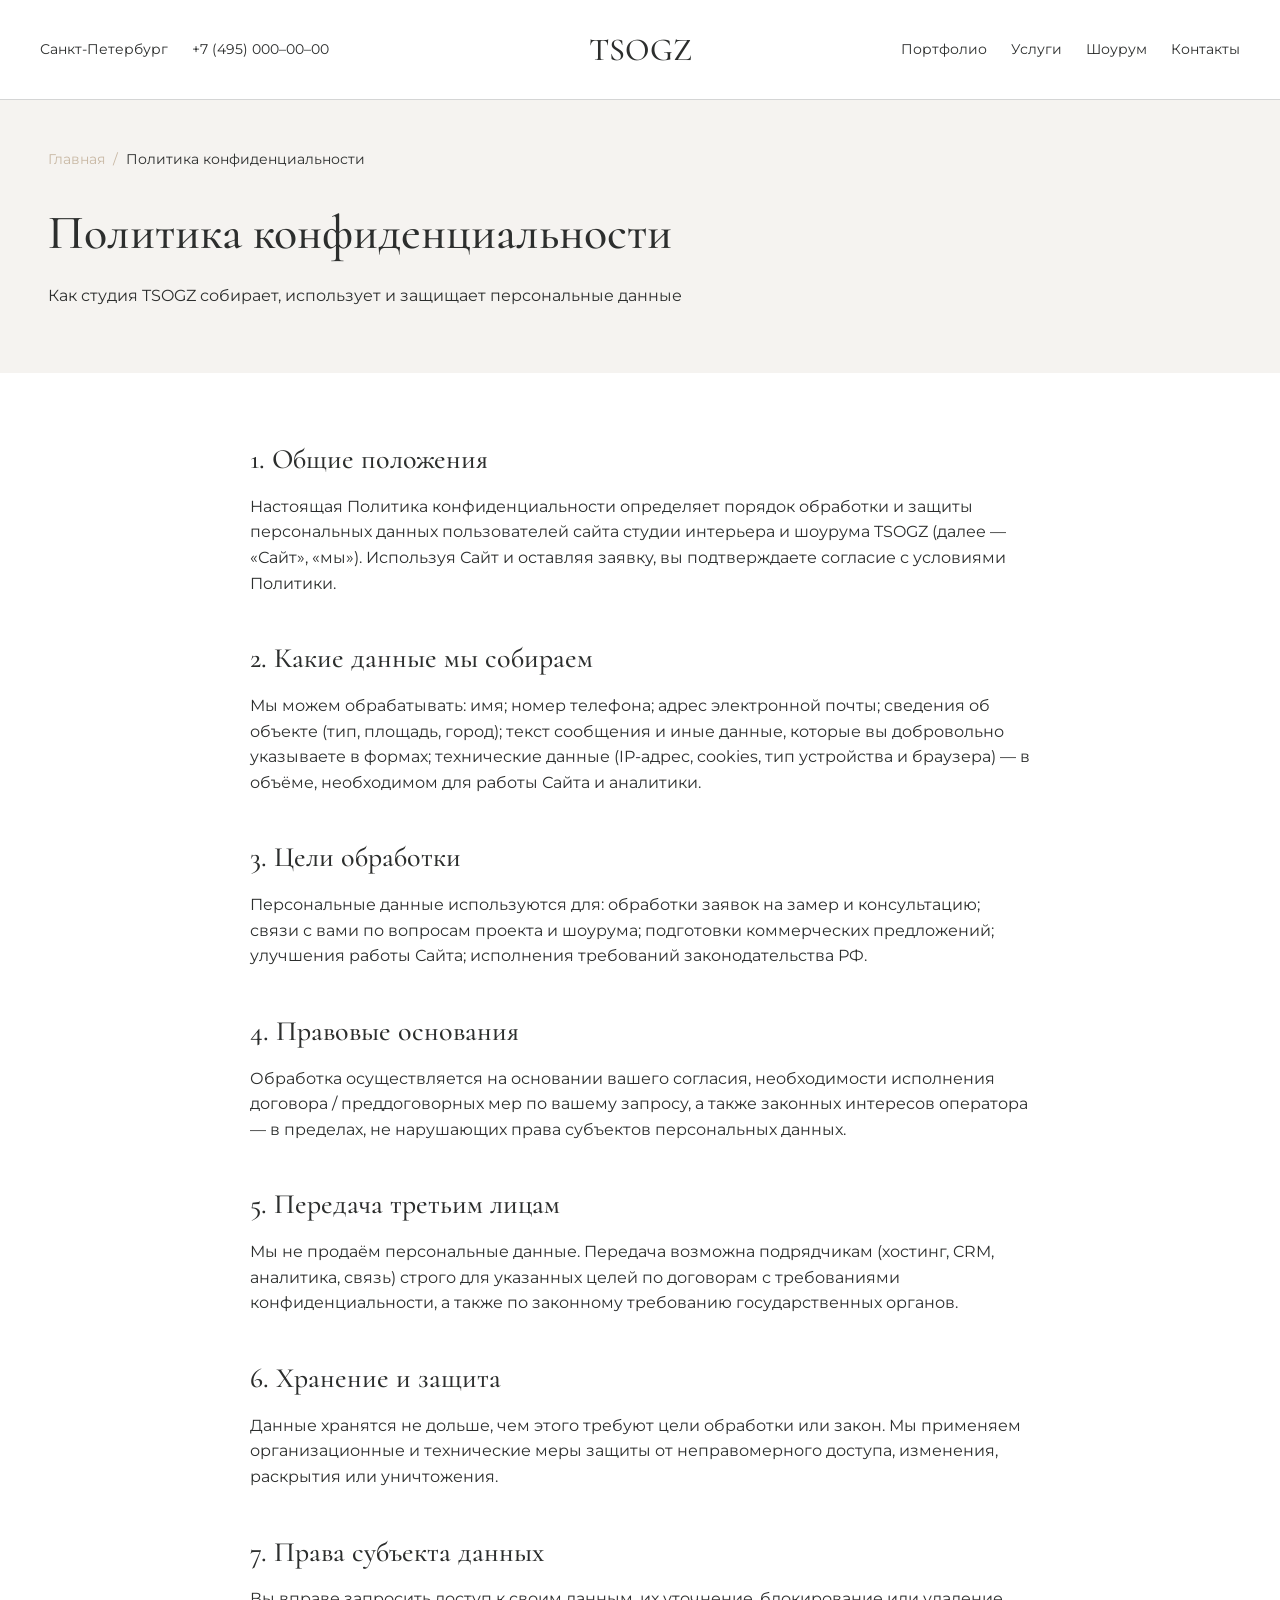
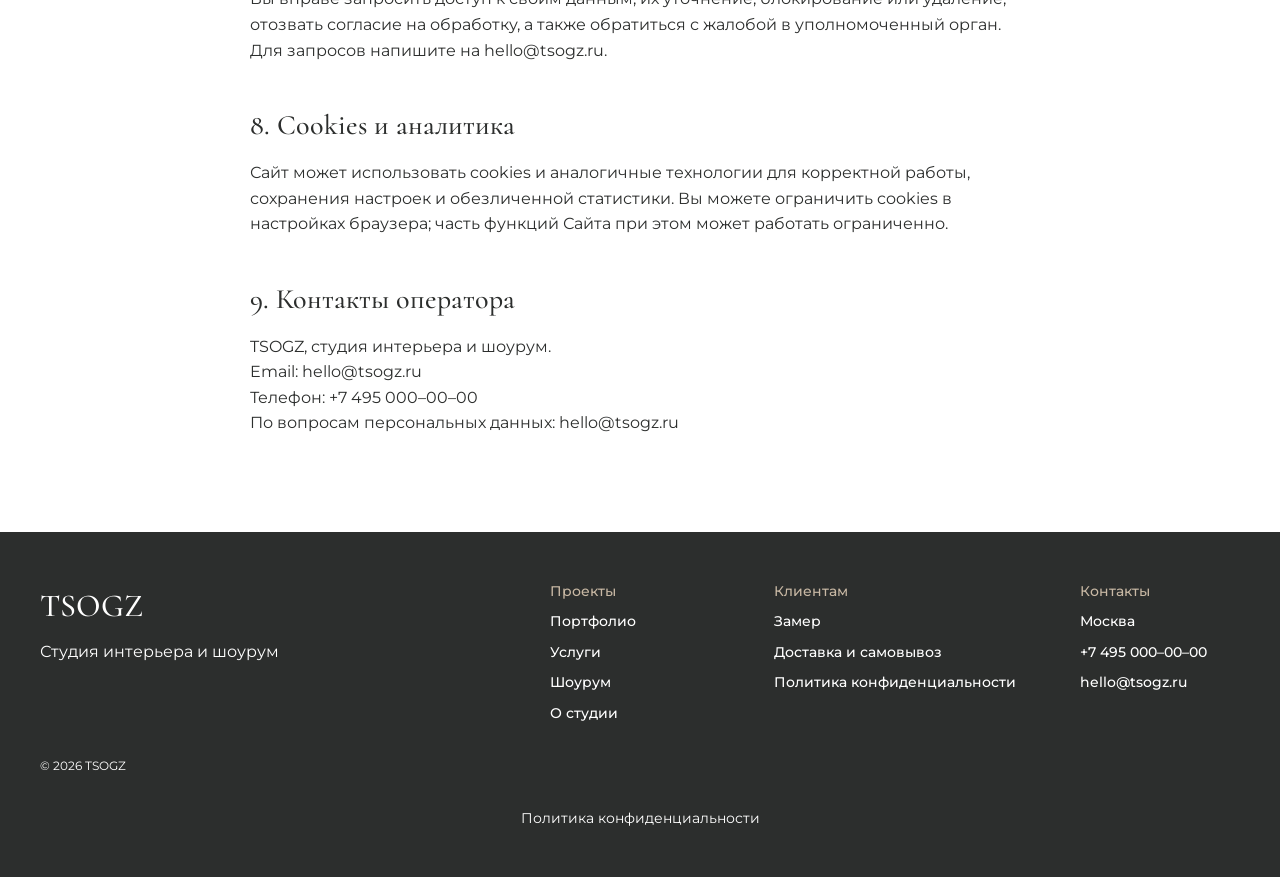
<file: Front/Pages/privacy.html>
<!DOCTYPE html>
<html lang="ru">
<head>
<meta charset="UTF-8">
<meta name="viewport" content="width=device-width, initial-scale=1.0">
<title>Политика конфиденциальности — TSOGZ</title>
<link rel="preconnect" href="https://fonts.googleapis.com">
<link href="https://fonts.googleapis.com/css2?family=Cormorant:wght@500&family=Montserrat:wght@400;500&display=swap" rel="stylesheet">
<link rel="stylesheet" href="styles.css">
</head>
<body>

<header class="site-header">
  <div class="header-inner">
    <button type="button" class="nav-toggle" id="nav-toggle" aria-label="Открыть меню" aria-expanded="false" aria-controls="mobile-menu">
      <span></span><span></span><span></span>
    </button>
    <a href="index.html" class="logo">TSOGZ</a>
    <div class="mobile-menu" id="mobile-menu">
      <div class="header-meta">
        <span>Санкт-Петербург</span>
        <span>+7 (495) 000–00–00</span>
      </div>
      <nav class="main-nav" aria-label="Основная навигация">
        <a href="portfolio.html">Портфолио</a>
        <a href="services.html">Услуги</a>
        <a href="showroom.html">Шоурум</a>
        <a href="contacts.html">Контакты</a>
      </nav>
    </div>
  </div>
</header>

<section class="page-hero page-hero--soft">
  <nav class="breadcrumbs" aria-label="Хлебные крошки">
    <a href="index.html">Главная</a>
    <span aria-hidden="true">/</span>
    <span class="current" aria-current="page">Политика конфиденциальности</span>
  </nav>
  <h1>Политика конфиденциальности</h1>
  <p class="lede">Как студия TSOGZ собирает, использует и защищает персональные данные</p>
</section>

<main class="policy">
  <section>
    <h2>1. Общие положения</h2>
    <p>Настоящая Политика конфиденциальности определяет порядок обработки и защиты персональных данных пользователей сайта студии интерьера и шоурума TSOGZ (далее — «Сайт», «мы»). Используя Сайт и оставляя заявку, вы подтверждаете согласие с условиями Политики.</p>
  </section>

  <section>
    <h2>2. Какие данные мы собираем</h2>
    <p>Мы можем обрабатывать: имя; номер телефона; адрес электронной почты; сведения об объекте (тип, площадь, город); текст сообщения и иные данные, которые вы добровольно указываете в формах; технические данные (IP-адрес, cookies, тип устройства и браузера) — в объёме, необходимом для работы Сайта и аналитики.</p>
  </section>

  <section>
    <h2>3. Цели обработки</h2>
    <p>Персональные данные используются для: обработки заявок на замер и консультацию; связи с вами по вопросам проекта и шоурума; подготовки коммерческих предложений; улучшения работы Сайта; исполнения требований законодательства РФ.</p>
  </section>

  <section>
    <h2>4. Правовые основания</h2>
    <p>Обработка осуществляется на основании вашего согласия, необходимости исполнения договора / преддоговорных мер по вашему запросу, а также законных интересов оператора — в пределах, не нарушающих права субъектов персональных данных.</p>
  </section>

  <section>
    <h2>5. Передача третьим лицам</h2>
    <p>Мы не продаём персональные данные. Передача возможна подрядчикам (хостинг, CRM, аналитика, связь) строго для указанных целей по договорам с требованиями конфиденциальности, а также по законному требованию государственных органов.</p>
  </section>

  <section>
    <h2>6. Хранение и защита</h2>
    <p>Данные хранятся не дольше, чем этого требуют цели обработки или закон. Мы применяем организационные и технические меры защиты от неправомерного доступа, изменения, раскрытия или уничтожения.</p>
  </section>

  <section>
    <h2>7. Права субъекта данных</h2>
    <p>Вы вправе запросить доступ к своим данным, их уточнение, блокирование или удаление, отозвать согласие на обработку, а также обратиться с жалобой в уполномоченный орган. Для запросов напишите на <a href="mailto:hello@tsogz.ru">hello@tsogz.ru</a>.</p>
  </section>

  <section>
    <h2>8. Cookies и аналитика</h2>
    <p>Сайт может использовать cookies и аналогичные технологии для корректной работы, сохранения настроек и обезличенной статистики. Вы можете ограничить cookies в настройках браузера; часть функций Сайта при этом может работать ограниченно.</p>
  </section>

  <section>
    <h2>9. Контакты оператора</h2>
    <p>
      TSOGZ, студия интерьера и шоурум.<br>
      Email: <a href="mailto:hello@tsogz.ru">hello@tsogz.ru</a><br>
      Телефон: <a href="tel:+74950000000">+7 495 000–00–00</a><br>
      По вопросам персональных данных: <a href="mailto:hello@tsogz.ru">hello@tsogz.ru</a>
    </p>
  </section>
</main>

<footer class="site-footer">
  <div class="footer-inner">
    <div class="footer-top">
      <div class="footer-brand">
        <span class="logo">TSOGZ</span>
        <p>Студия интерьера и шоурум</p>
      </div>

      <div class="footer-columns">
        <div class="footer-col">
          <span class="col-title">Проекты</span>
          <a href="portfolio.html">Портфолио</a>
          <a href="services.html">Услуги</a>
          <a href="showroom.html">Шоурум</a>
          <a href="about.html">О студии</a>
        </div>
        <div class="footer-col">
          <span class="col-title">Клиентам</span>
          <a href="request.html#request-form">Замер</a>
          <a href="delivery.html">Доставка и самовывоз</a>
          <a href="privacy.html">Политика конфиденциальности</a>
        </div>
        <div class="footer-col">
          <span class="col-title">Контакты</span>
          <span>Москва</span>
          <a href="tel:+74950000000">+7 495 000–00–00</a>
          <a href="mailto:hello@tsogz.ru">hello@tsogz.ru</a>
        </div>
      </div>
    </div>

    <p class="copyright">© 2026 TSOGZ</p>
    <p class="footer-privacy"><a href="privacy.html">Политика конфиденциальности</a></p>
  </div>
</footer>

<script src="js/mobile-menu.js"></script>

</body>
</html>
</file>
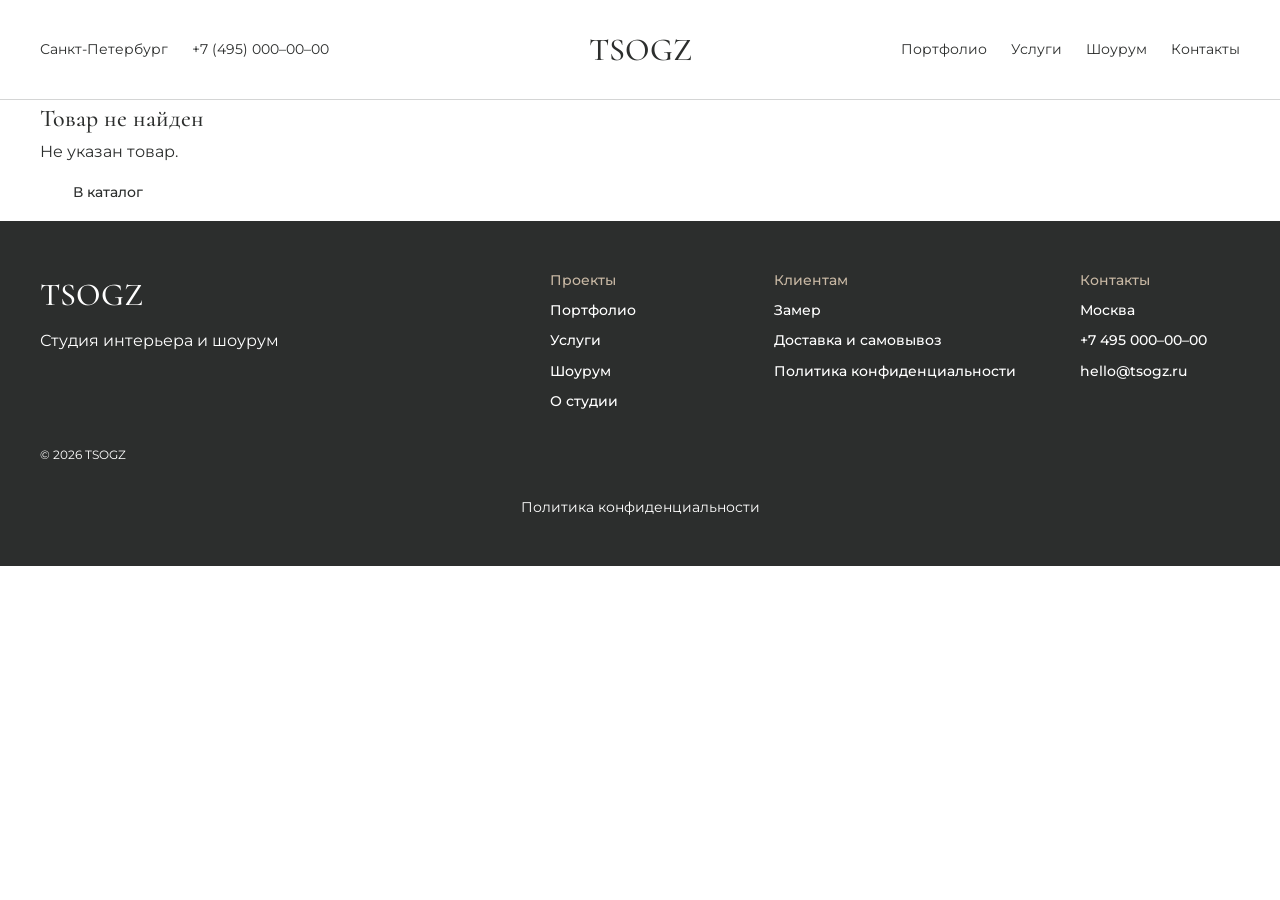
<file: Front/Pages/product.html>
<!DOCTYPE html>
<html lang="ru">
<head>
<meta charset="UTF-8">
<meta name="viewport" content="width=device-width, initial-scale=1.0">
<title>Товар — TSOGZ</title>
<link rel="preconnect" href="https://fonts.googleapis.com">
<link href="https://fonts.googleapis.com/css2?family=Cormorant:wght@500&family=Montserrat:wght@400;500&display=swap" rel="stylesheet">
<link rel="stylesheet" href="styles.css">
</head>
<body>

<header class="site-header">
  <div class="header-inner">
    <button type="button" class="nav-toggle" id="nav-toggle" aria-label="Открыть меню" aria-expanded="false" aria-controls="mobile-menu">
      <span></span><span></span><span></span>
    </button>
    <a href="index.html" class="logo">TSOGZ</a>
    <div class="mobile-menu" id="mobile-menu">
      <div class="header-meta">
        <span>Санкт-Петербург</span>
        <span>+7 (495) 000–00–00</span>
      </div>
      <nav class="main-nav" aria-label="Основная навигация">
        <a href="portfolio.html">Портфолио</a>
        <a href="services.html">Услуги</a>
        <a href="showroom.html">Шоурум</a>
        <a href="contacts.html">Контакты</a>
      </nav>
    </div>
  </div>
</header>

<div id="product-root">
  <div class="page-hero"><p class="muted">Загрузка товара…</p></div>
</div>

<footer class="site-footer">
  <div class="footer-inner">
    <div class="footer-top">
      <div class="footer-brand">
        <span class="logo">TSOGZ</span>
        <p>Студия интерьера и шоурум</p>
      </div>

      <div class="footer-columns">
        <div class="footer-col">
          <span class="col-title">Проекты</span>
          <a href="portfolio.html">Портфолио</a>
          <a href="services.html">Услуги</a>
          <a href="showroom.html">Шоурум</a>
          <a href="about.html">О студии</a>
        </div>
        <div class="footer-col">
          <span class="col-title">Клиентам</span>
          <a href="request.html#request-form">Замер</a>
          <a href="delivery.html">Доставка и самовывоз</a>
          <a href="privacy.html">Политика конфиденциальности</a>
        </div>
        <div class="footer-col">
          <span class="col-title">Контакты</span>
          <span>Москва</span>
          <a href="tel:+74950000000">+7 495 000–00–00</a>
          <a href="mailto:hello@tsogz.ru">hello@tsogz.ru</a>
        </div>
      </div>
    </div>

    <p class="copyright">© 2026 TSOGZ</p>
    <p class="footer-privacy"><a href="privacy.html">Политика конфиденциальности</a></p>
  </div>
</footer>

<script src="js/api.js"></script>
<script src="js/product.js"></script>

<script src="js/mobile-menu.js"></script>

</body>
</html>
</file>
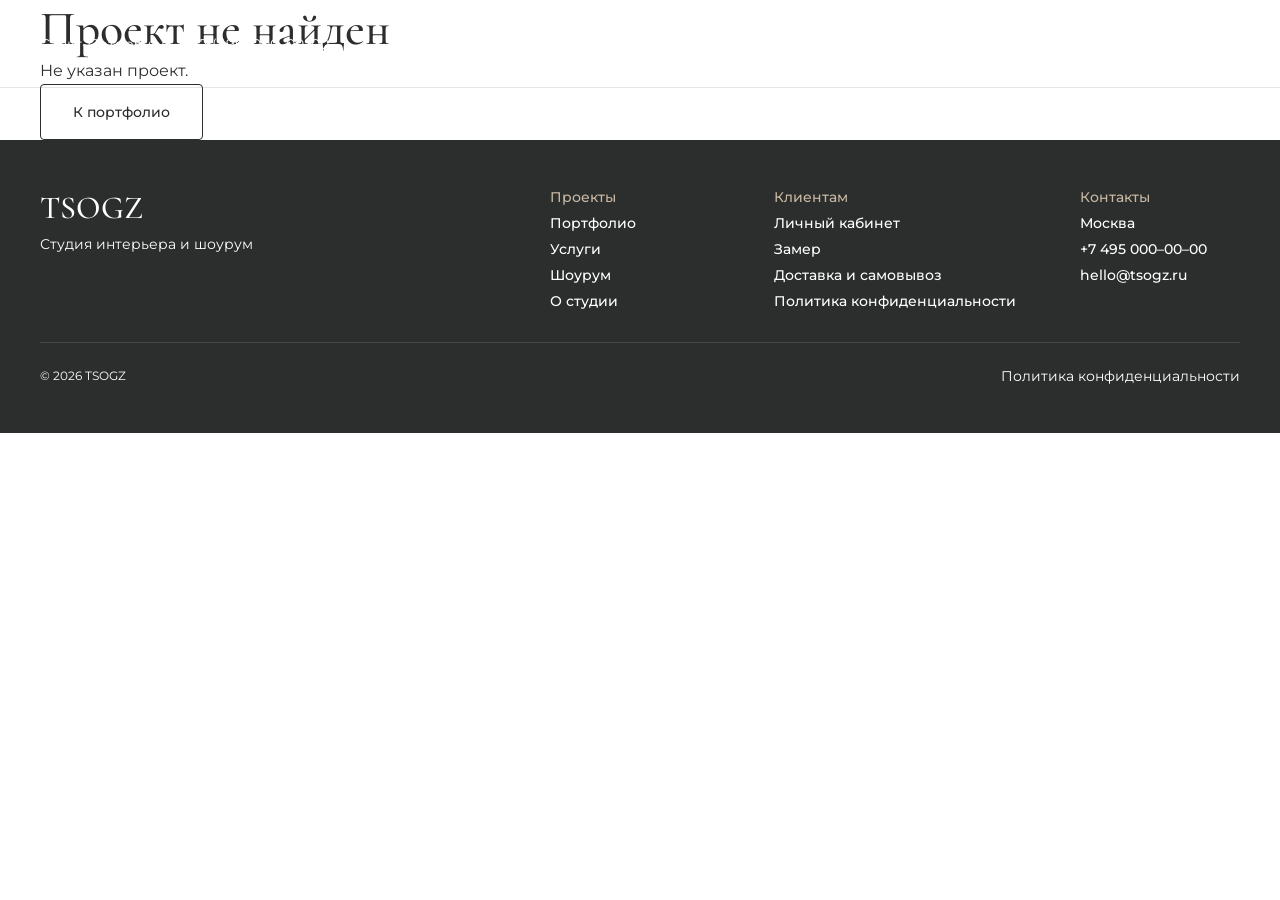
<file: Front/Pages/project.html>
<!DOCTYPE html>
<html lang="ru">
<head>
<meta charset="UTF-8">
<meta name="viewport" content="width=device-width, initial-scale=1.0">
<title>Проект — TSOGZ</title>
<link rel="preconnect" href="https://fonts.googleapis.com">
<link rel="preconnect" href="https://fonts.gstatic.com" crossorigin>
<link href="https://fonts.googleapis.com/css2?family=Cormorant:wght@500;600&family=Montserrat:wght@400;500&display=swap" rel="stylesheet">
<link rel="stylesheet" href="styles.css">
</head>
<body class="tpl-b page-project hero-page">

<header class="site-header">
  <div class="container">
    <button type="button" class="nav-toggle" id="nav-toggle" aria-label="Открыть меню" aria-expanded="false" aria-controls="mobile-menu">
      <span></span><span></span><span></span>
    </button>
    <div class="logo">TSOGZ</div>
    <div class="mobile-menu" id="mobile-menu">
      <div class="header-meta">
        <span>Санкт-Петербург</span>
        <span>+7 (495) 000–00–00</span>
      </div>
      <nav class="header-nav">
        <a href="portfolio.html">Портфолио</a>
        <a href="services.html">Услуги</a>
        <a href="showroom.html">Шоурум</a>
        <a href="contacts.html">Контакты</a>
      </nav>
    </div>
  </div>
</header>

  <div id="project-root">
    <section class="page-intro"><div class="container"><p class="muted">Загрузка проекта…</p></div></section>
  </div>

  <footer id="contacts">
    <div class="container">
      <div class="footer-top">
        <div class="footer-brand">
          <a class="logo" href="index.html">TSOGZ</a>
          <p>Студия интерьера и шоурум</p>
        </div>
        <div class="footer-columns">
          <div class="footer-col">
            <span class="col-title">Проекты</span>
            <a href="portfolio.html">Портфолио</a>
            <a href="services.html">Услуги</a>
            <a href="showroom.html">Шоурум</a>
            <a href="about.html">О студии</a>
          </div>
          <div class="footer-col">
            <span class="col-title">Клиентам</span>
            <a href="#">Личный кабинет</a>
            <a href="request.html#request-form">Замер</a>
            <a href="delivery.html">Доставка и самовывоз</a>
            <a href="privacy.html">Политика конфиденциальности</a>
          </div>
          <div class="footer-col">
            <span class="col-title">Контакты</span>
            <span>Москва</span>
            <span>+7 495 000–00–00</span>
            <span>hello@tsogz.ru</span>
          </div>
        </div>
      </div>
      <div class="footer-bottom">
        <span>© 2026 TSOGZ</span>
        <a href="privacy.html">Политика конфиденциальности</a>
      </div>
    </div>
  </footer>

  <script src="js/api.js"></script>
  <script src="js/project.js"></script>

  <script src="js/mobile-menu.js"></script>

</body>
</html>
</file>
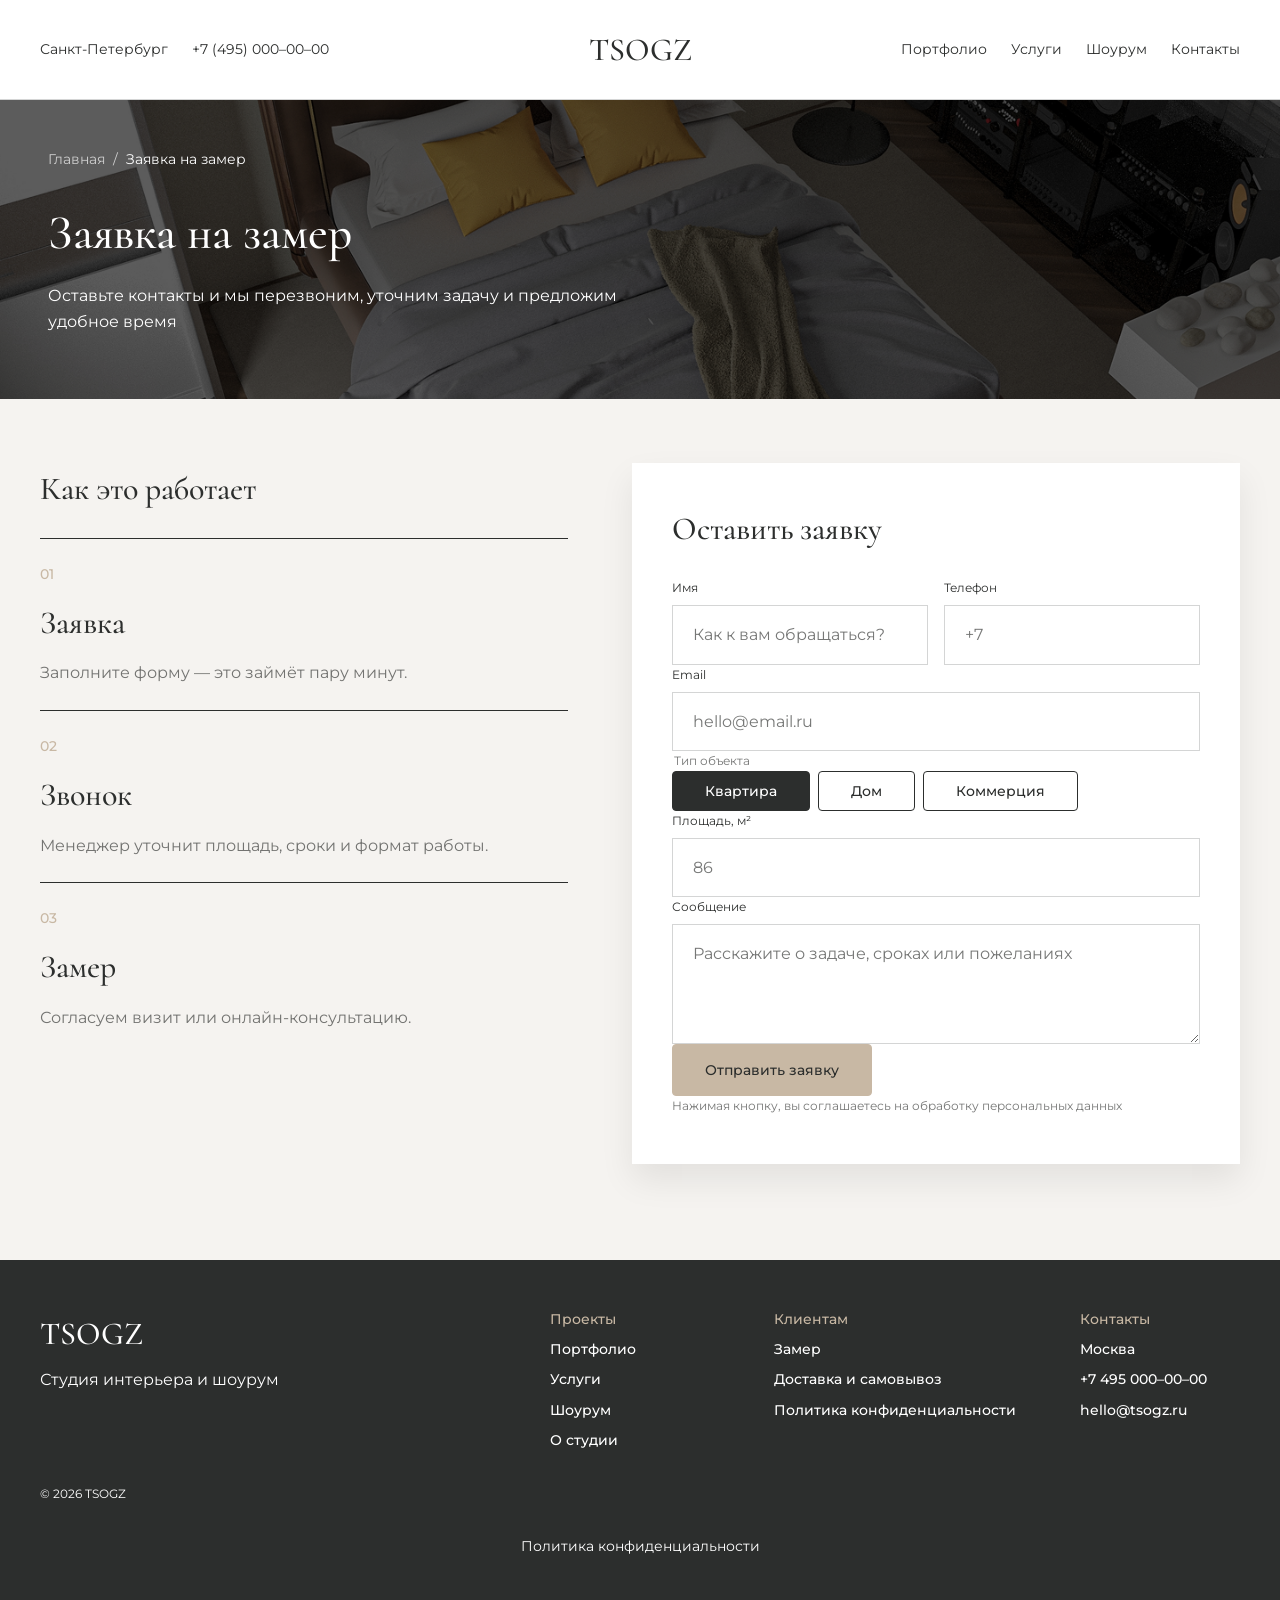
<file: Front/Pages/request.html>
<!DOCTYPE html>
<html lang="ru">
<head>
<meta charset="UTF-8">
<meta name="viewport" content="width=device-width, initial-scale=1.0">
<title>Заявка на замер — TSOGZ</title>
<link rel="preconnect" href="https://fonts.googleapis.com">
<link href="https://fonts.googleapis.com/css2?family=Cormorant:wght@500&family=Montserrat:wght@400;500&display=swap" rel="stylesheet">
<link rel="stylesheet" href="styles.css">
<style>.form-status{margin-top:8px;font-size:14px;}.form-status--ok{color:#2e7d32;}.form-status--error{color:#c62828;}</style>
</head>
<body>

<header class="site-header">
  <div class="header-inner">
    <button type="button" class="nav-toggle" id="nav-toggle" aria-label="Открыть меню" aria-expanded="false" aria-controls="mobile-menu">
      <span></span><span></span><span></span>
    </button>
    <a href="index.html" class="logo">TSOGZ</a>
    <div class="mobile-menu" id="mobile-menu">
      <div class="header-meta">
        <span>Санкт-Петербург</span>
        <span>+7 (495) 000–00–00</span>
      </div>
      <nav class="main-nav" aria-label="Основная навигация">
        <a href="portfolio.html">Портфолио</a>
        <a href="services.html">Услуги</a>
        <a href="showroom.html">Шоурум</a>
        <a href="contacts.html">Контакты</a>
      </nav>
    </div>
  </div>
</header>

<section class="page-hero page-hero--image" style="background-image: url(../../Assets/Intro\ \(2\).png);">
  <nav class="breadcrumbs" aria-label="Хлебные крошки">
    <a href="index.html">Главная</a>
    <span aria-hidden="true">/</span>
    <span class="current" aria-current="page">Заявка на замер</span>
  </nav>
  <h1>Заявка на замер</h1>
  <p class="lede">Оставьте контакты и мы перезвоним, уточним задачу и предложим удобное время</p>
</section>

<main>
  <section class="request-layout">
    <div class="process">
      <h2>Как это работает</h2>

      <div class="process-step">
        <span class="step-number">01</span>
        <h3>Заявка</h3>
        <p>Заполните форму — это займёт пару минут.</p>
      </div>

      <div class="process-step">
        <span class="step-number">02</span>
        <h3>Звонок</h3>
        <p>Менеджер уточнит площадь, сроки и формат работы.</p>
      </div>

      <div class="process-step">
        <span class="step-number">03</span>
        <h3>Замер</h3>
        <p>Согласуем визит или онлайн-консультацию.</p>
      </div>
    </div>

    <div class="request-form-card" id="request-form">
      <h2>Оставить заявку</h2>

      <form id="request-lead-form">
        <div class="form-grid">
          <div class="field">
            <label for="name">Имя</label>
            <input type="text" id="name" name="name" placeholder="Как к вам обращаться?" autocomplete="name">
          </div>
          <div class="field">
            <label for="phone">Телефон</label>
            <input type="tel" id="phone" name="phone" placeholder="+7" autocomplete="tel">
          </div>
        </div>

        <div class="field">
          <label for="email">Email</label>
          <input type="email" id="email" name="email" placeholder="hello@email.ru" autocomplete="email">
        </div>

        <fieldset class="chip-group" style="border: none; padding: 0; margin: 0;">
          <legend class="field-label">Тип объекта</legend>
          <div class="chip-row" role="radiogroup" aria-label="Тип объекта">
            <button type="button" class="chip" data-type="apartment" role="radio" aria-pressed="true" aria-checked="true">Квартира</button>
            <button type="button" class="chip" data-type="house" role="radio" aria-pressed="false" aria-checked="false">Дом</button>
            <button type="button" class="chip" data-type="commercial" role="radio" aria-pressed="false" aria-checked="false">Коммерция</button>
          </div>
        </fieldset>

        <div class="field">
          <label for="area">Площадь, м²</label>
          <input type="number" id="area" name="area" placeholder="86" min="0" inputmode="numeric">
        </div>

        <div class="field">
          <label for="message">Сообщение</label>
          <textarea id="message" name="message" placeholder="Расскажите о задаче, сроках или пожеланиях"></textarea>
        </div>

        <button type="submit" class="btn btn-fill">Отправить заявку</button>
        <p class="consent">Нажимая кнопку, вы соглашаетесь на обработку персональных данных</p>
        <p class="form-status" id="request-lead-status" role="status" aria-live="polite"></p>
      </form>
    </div>
  </section>
</main>

<footer class="site-footer">
  <div class="footer-inner">
    <div class="footer-top">
      <div class="footer-brand">
        <span class="logo">TSOGZ</span>
        <p>Студия интерьера и шоурум</p>
      </div>

      <div class="footer-columns">
        <div class="footer-col">
          <span class="col-title">Проекты</span>
          <a href="portfolio.html">Портфолио</a>
          <a href="services.html">Услуги</a>
          <a href="showroom.html">Шоурум</a>
          <a href="about.html">О студии</a>
        </div>
        <div class="footer-col">
          <span class="col-title">Клиентам</span>
          <a href="request.html#request-form">Замер</a>
          <a href="delivery.html">Доставка и самовывоз</a>
          <a href="privacy.html">Политика конфиденциальности</a>
        </div>
        <div class="footer-col">
          <span class="col-title">Контакты</span>
          <span>Москва</span>
          <a href="tel:+74950000000">+7 495 000–00–00</a>
          <a href="mailto:hello@tsogz.ru">hello@tsogz.ru</a>
        </div>
      </div>
    </div>

    <p class="copyright">© 2026 TSOGZ</p>
    <p class="footer-privacy"><a href="privacy.html">Политика конфиденциальности</a></p>
  </div>
</footer>

<script src="js/api.js"></script>
<script src="js/request.js"></script>
<script src="js/mobile-menu.js"></script>
</body>
</html>
</file>
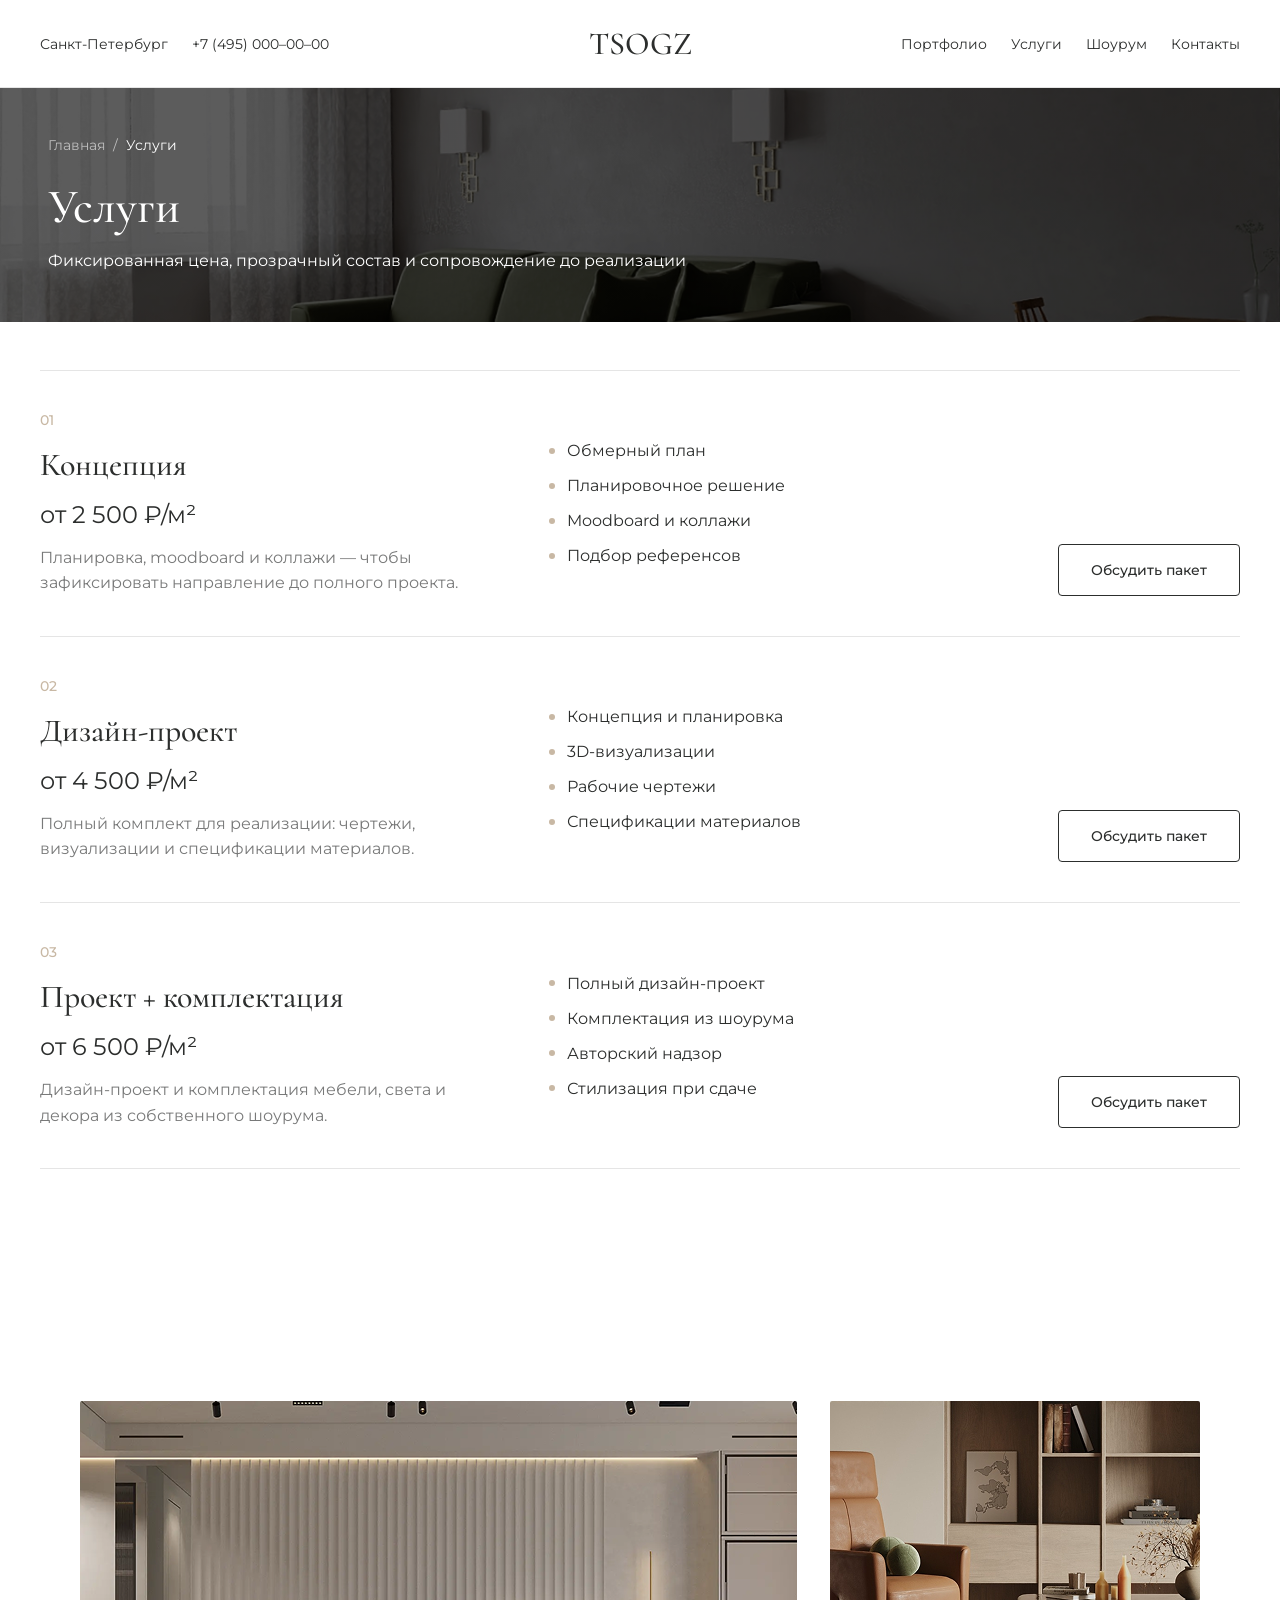
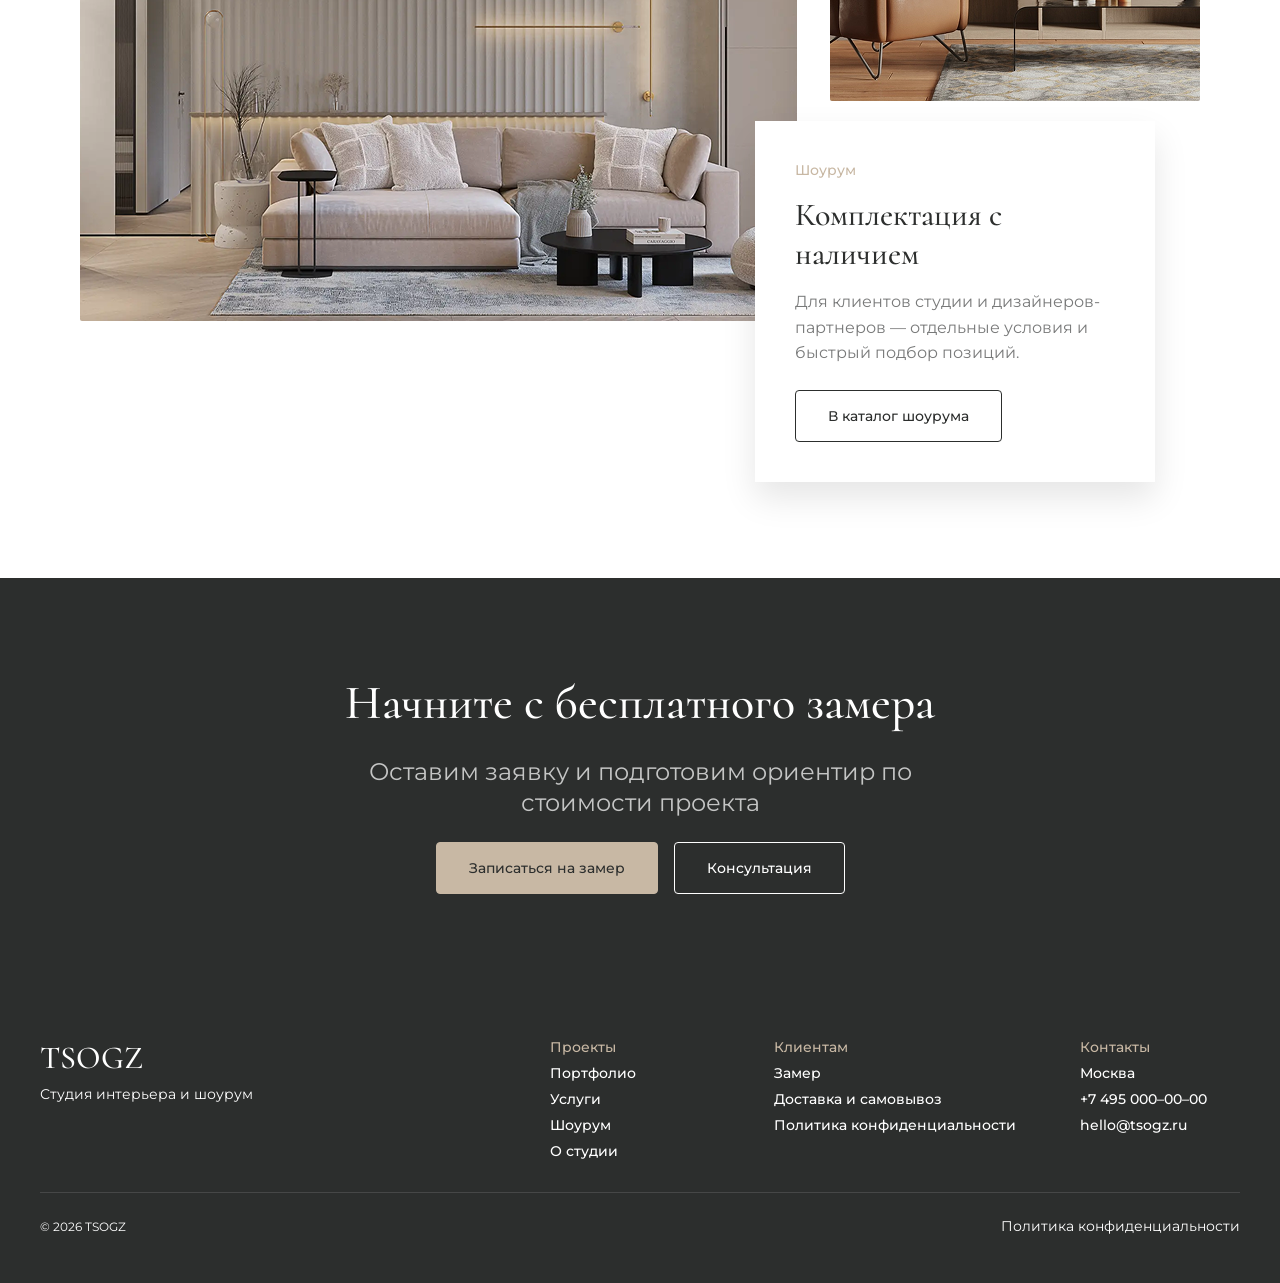
<file: Front/Pages/services.html>
<!DOCTYPE html>
<html lang="ru">
<head>
<meta charset="UTF-8">
<meta name="viewport" content="width=device-width, initial-scale=1.0">
<title>Услуги — TSOGZ</title>
<link rel="preconnect" href="https://fonts.googleapis.com">
<link rel="preconnect" href="https://fonts.gstatic.com" crossorigin>
<link href="https://fonts.googleapis.com/css2?family=Cormorant:wght@500;600&family=Montserrat:wght@400;500&display=swap" rel="stylesheet">
<link rel="stylesheet" href="styles.css">
</head>
<body class="tpl-b page-services">

<header class="site-header">
  <div class="container">
    <button type="button" class="nav-toggle" id="nav-toggle" aria-label="Открыть меню" aria-expanded="false" aria-controls="mobile-menu">
      <span></span><span></span><span></span>
    </button>
    <div class="logo">TSOGZ</div>
    <div class="mobile-menu" id="mobile-menu">
      <div class="header-meta">
        <span>Санкт-Петербург</span>
        <span>+7 (495) 000–00–00</span>
      </div>
      <nav class="header-nav">
        <a href="portfolio.html">Портфолио</a>
        <a href="services.html">Услуги</a>
        <a href="showroom.html">Шоурум</a>
        <a href="contacts.html">Контакты</a>
      </nav>
    </div>
  </div>
</header>

  <section class="page-hero">
    <div class="breadcrumb">
      <a href="index.html" class="dim">Главная</a>
      <span class="dim">/</span>
      <span>Услуги</span>
    </div>
    <h1>Услуги</h1>
    <p>Фиксированная цена, прозрачный состав и сопровождение до реализации</p>
  </section>

  <section class="pricing">
    <div class="pricing-row">
      <div class="pricing-info">
        <span class="num">01</span>
        <h3>Концепция</h3>
        <span class="price">от 2 500 ₽/м²</span>
        <p>Планировка, moodboard и коллажи — чтобы зафиксировать направление до полного проекта.</p>
      </div>
      <div class="pricing-bullets">
        <div><span class="dot"></span>Обмерный план</div>
        <div><span class="dot"></span>Планировочное решение</div>
        <div><span class="dot"></span>Moodboard и коллажи</div>
        <div><span class="dot"></span>Подбор референсов</div>
      </div>
      <div class="pricing-cta">
        <a href="contacts.html#contact-form" class="btn btn-outline-dark">Обсудить пакет</a>
      </div>
    </div>

    <div class="pricing-row">
      <div class="pricing-info">
        <span class="num">02</span>
        <h3>Дизайн-проект</h3>
        <span class="price">от 4 500 ₽/м²</span>
        <p>Полный комплект для реализации: чертежи, визуализации и спецификации материалов.</p>
      </div>
      <div class="pricing-bullets">
        <div><span class="dot"></span>Концепция и планировка</div>
        <div><span class="dot"></span>3D-визуализации</div>
        <div><span class="dot"></span>Рабочие чертежи</div>
        <div><span class="dot"></span>Спецификации материалов</div>
      </div>
      <div class="pricing-cta">
        <a href="contacts.html#contact-form" class="btn btn-outline-dark">Обсудить пакет</a>
      </div>
    </div>

    <div class="pricing-row">
      <div class="pricing-info">
        <span class="num">03</span>
        <h3>Проект + комплектация</h3>
        <span class="price">от 6 500 ₽/м²</span>
        <p>Дизайн-проект и комплектация мебели, света и декора из собственного шоурума.</p>
      </div>
      <div class="pricing-bullets">
        <div><span class="dot"></span>Полный дизайн-проект</div>
        <div><span class="dot"></span>Комплектация из шоурума</div>
        <div><span class="dot"></span>Авторский надзор</div>
        <div><span class="dot"></span>Стилизация при сдаче</div>
      </div>
      <div class="pricing-cta">
        <a href="contacts.html#contact-form" class="btn btn-outline-dark">Обсудить пакет</a>
      </div>
    </div>
  </section>

  <section class="showroom-promo" id="showroom">
    <div class="promo-wrap">
      <div class="promo-img-main"><img src="../../Assets/Photo (8).png" alt="Шоурум TSOGZ"></div>
      <div class="promo-img-secondary"><img src="../../Assets/Photo (13).png" alt="Шоурум TSOGZ — деталь"></div>
      <div class="promo-card">
        <span class="eyebrow">Шоурум</span>
        <h3>Комплектация с наличием</h3>
        <p>Для клиентов студии и дизайнеров-партнеров — отдельные условия и быстрый подбор позиций.</p>
        <a href="showroom.html" class="btn btn-outline-dark">В каталог шоурума</a>
      </div>
    </div>
  </section>

  <section class="cta">
    <div class="container cta-inner">
      <h2>Начните с бесплатного замера</h2>
      <p>Оставим заявку и подготовим ориентир по стоимости проекта</p>
      <div class="cta-buttons">
        <a href="request.html#request-form" class="btn btn-fill">Записаться на замер</a>
        <a href="contacts.html#contact-form" class="btn btn-outline-light">Консультация</a>
      </div>
    </div>
  </section>

  <footer id="contacts">
    <div class="container">
      <div class="footer-top">
        <div class="footer-brand">
          <a class="logo" href="index.html">TSOGZ</a>
          <p>Студия интерьера и шоурум</p>
        </div>
        <div class="footer-columns">
          <div class="footer-col">
            <span class="col-title">Проекты</span>
            <a href="portfolio.html">Портфолио</a>
            <a href="services.html">Услуги</a>
            <a href="showroom.html">Шоурум</a>
            <a href="about.html">О студии</a>
          </div>
          <div class="footer-col">
            <span class="col-title">Клиентам</span>
            <a href="request.html#request-form">Замер</a>
            <a href="delivery.html">Доставка и самовывоз</a>
            <a href="privacy.html">Политика конфиденциальности</a>
          </div>
          <div class="footer-col">
            <span class="col-title">Контакты</span>
            <span>Москва</span>
            <span>+7 495 000–00–00</span>
            <span>hello@tsogz.ru</span>
          </div>
        </div>
      </div>
      <div class="footer-bottom">
        <span>© 2026 TSOGZ</span>
        <a href="privacy.html">Политика конфиденциальности</a>
      </div>
    </div>
  </footer>
<script src="js/mobile-menu.js"></script>
</body>
</html>
</file>
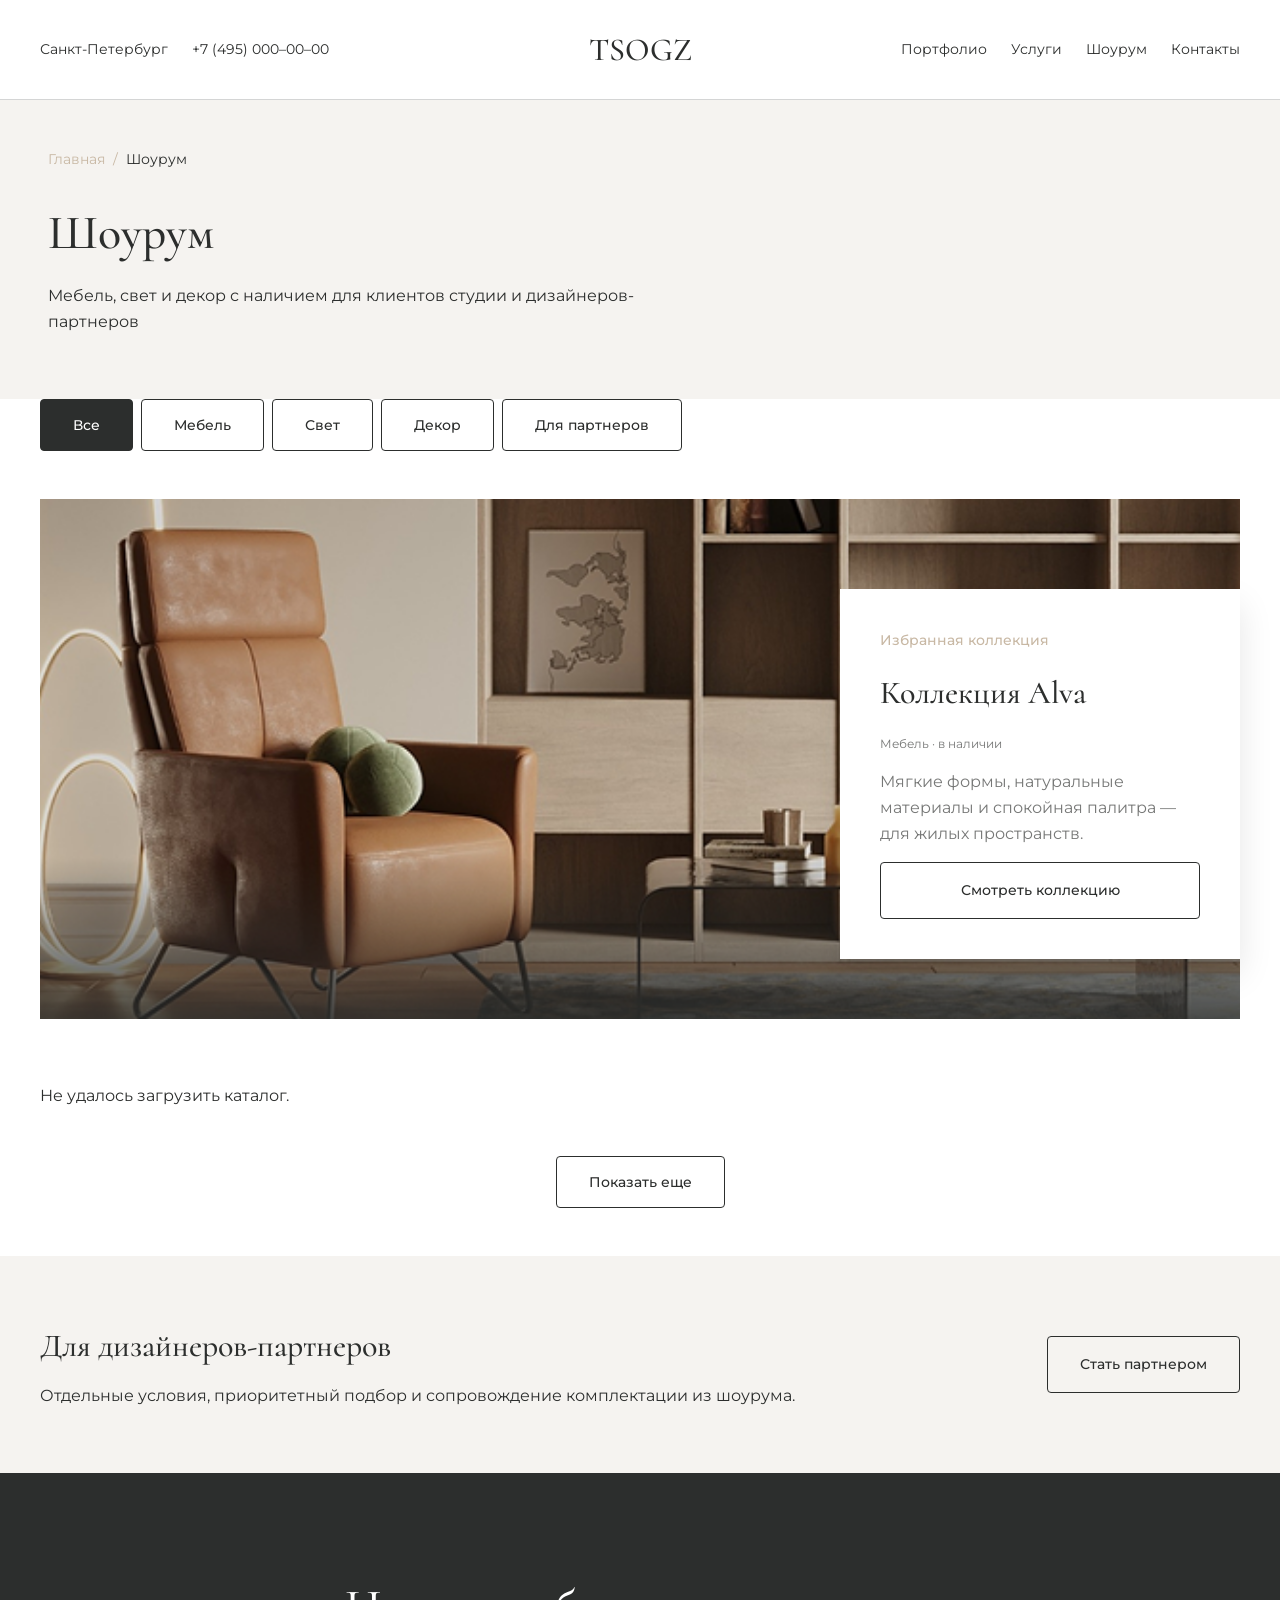
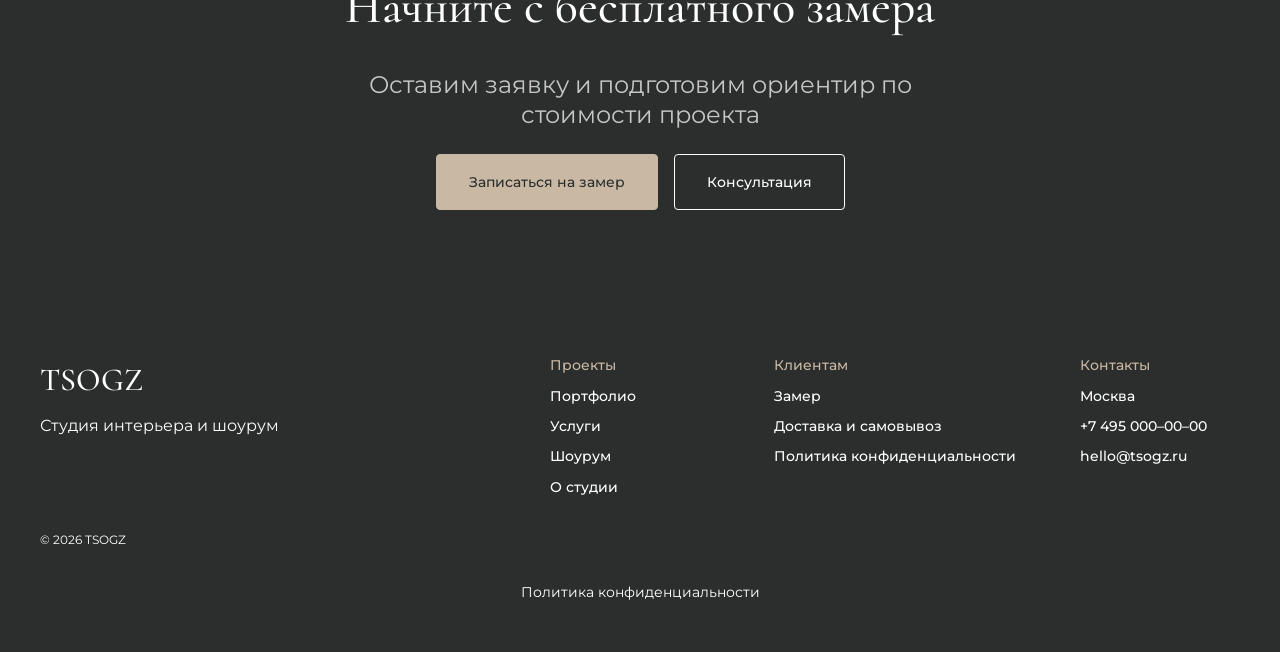
<file: Front/Pages/showroom.html>
<!DOCTYPE html>
<html lang="ru">
<head>
<meta charset="UTF-8">
<meta name="viewport" content="width=device-width, initial-scale=1.0">
<title>Шоурум — TSOGZ</title>
<link rel="preconnect" href="https://fonts.googleapis.com">
<link href="https://fonts.googleapis.com/css2?family=Cormorant:wght@500&family=Montserrat:wght@400;500&display=swap" rel="stylesheet">
<link rel="stylesheet" href="styles.css">
</head>
<body>

<header class="site-header">
  <div class="header-inner">
    <button type="button" class="nav-toggle" id="nav-toggle" aria-label="Открыть меню" aria-expanded="false" aria-controls="mobile-menu">
      <span></span><span></span><span></span>
    </button>
    <a href="index.html" class="logo">TSOGZ</a>
    <div class="mobile-menu" id="mobile-menu">
      <div class="header-meta">
        <span>Санкт-Петербург</span>
        <span>+7 (495) 000–00–00</span>
      </div>
      <nav class="main-nav" aria-label="Основная навигация">
        <a href="portfolio.html">Портфолио</a>
        <a href="services.html">Услуги</a>
        <a href="showroom.html">Шоурум</a>
        <a href="contacts.html">Контакты</a>
      </nav>
    </div>
  </div>
</header>

<section class="page-hero page-hero--soft">
  <nav class="breadcrumbs" aria-label="Хлебные крошки">
    <a href="index.html">Главная</a>
    <span aria-hidden="true">/</span>
    <span class="current" aria-current="page">Шоурум</span>
  </nav>
  <h1>Шоурум</h1>
  <p class="lede">Мебель, свет и декор с наличием для клиентов студии и дизайнеров-партнеров</p>
</section>

<main>
  <nav class="filter-bar" aria-label="Фильтр по категориям">
    <div class="filter-row" role="radiogroup" aria-label="Категория товаров">
      <button type="button" class="filter-chip" data-category="" role="radio" aria-pressed="true" aria-checked="true">Все</button>
      <button type="button" class="filter-chip" data-category="furniture" role="radio" aria-pressed="false" aria-checked="false">Мебель</button>
      <button type="button" class="filter-chip" data-category="lighting" role="radio" aria-pressed="false" aria-checked="false">Свет</button>
      <button type="button" class="filter-chip" data-category="decor" role="radio" aria-pressed="false" aria-checked="false">Декор</button>
      <button type="button" class="filter-chip" data-category="partners" role="radio" aria-pressed="false" aria-checked="false">Для партнеров</button>
    </div>
  </nav>

  <section class="featured-collection">
    <div class="featured-collection-inner">
      <img src="../../Assets/Photo.png" alt="Коллекция Alva в шоуруме TSOGZ">
      <div class="featured-card">
        <span class="eyebrow">Избранная коллекция</span>
        <h2>Коллекция Alva</h2>
        <p class="meta">Мебель · в наличии</p>
        <p class="desc">Мягкие формы, натуральные материалы и спокойная палитра — для жилых пространств.</p>
        <a href="showroom.html" class="btn btn-outline">Смотреть коллекцию</a>
      </div>
    </div>
  </section>

  <section class="product-section" aria-label="Каталог шоурума">
    <div class="product-grid"></div>

    <div class="load-more">
      <button type="button" class="btn btn-outline">Показать еще</button>
    </div>
  </section>

  <section class="partner-band">
    <div class="partner-band-text">
      <h2>Для дизайнеров-партнеров</h2>
      <p>Отдельные условия, приоритетный подбор и сопровождение комплектации из шоурума.</p>
    </div>
    <a href="contacts.html#contact-form" class="btn btn-outline">Стать партнером</a>
  </section>

  <section class="cta-banner">
    <h2>Начните с бесплатного замера</h2>
    <p>Оставим заявку и подготовим ориентир по стоимости проекта</p>
    <div class="btn-row">
      <a href="request.html#request-form" class="btn btn-fill">Записаться на замер</a>
      <a href="contacts.html#contact-form" class="btn btn-outline-light">Консультация</a>
    </div>
  </section>
</main>

<footer class="site-footer">
  <div class="footer-inner">
    <div class="footer-top">
      <div class="footer-brand">
        <span class="logo">TSOGZ</span>
        <p>Студия интерьера и шоурум</p>
      </div>

      <div class="footer-columns">
        <div class="footer-col">
          <span class="col-title">Проекты</span>
          <a href="portfolio.html">Портфолио</a>
          <a href="services.html">Услуги</a>
          <a href="showroom.html">Шоурум</a>
          <a href="about.html">О студии</a>
        </div>
        <div class="footer-col">
          <span class="col-title">Клиентам</span>
          <a href="request.html#request-form">Замер</a>
          <a href="delivery.html">Доставка и самовывоз</a>
          <a href="privacy.html">Политика конфиденциальности</a>
        </div>
        <div class="footer-col">
          <span class="col-title">Контакты</span>
          <span>Москва</span>
          <a href="tel:+74950000000">+7 495 000–00–00</a>
          <a href="mailto:hello@tsogz.ru">hello@tsogz.ru</a>
        </div>
      </div>
    </div>

    <p class="copyright">© 2026 TSOGZ</p>
    <p class="footer-privacy"><a href="privacy.html">Политика конфиденциальности</a></p>
  </div>
</footer>

<script src="js/api.js"></script>
<script src="js/showroom.js"></script>
<script src="js/mobile-menu.js"></script>
</body>
</html>
</file>
<file: Front/Pages/styles.css>
* { box-sizing: border-box; }
html { scroll-behavior: smooth; }

@media (prefers-reduced-motion: reduce) {
  * { animation: none !important; transition: none !important; }
}

body.tpl-b {
  --bg-canvas: #ffffff;
  --serif: 'Cormorant', serif;
  --sans: 'Montserrat', sans-serif;
  --text-muted: rgba(44, 46, 45, .64);
  --border-subtle: rgba(44, 46, 45, .12);
}

body.tpl-b {
  margin: 0;
  background: var(--bg-canvas);
  color: var(--text-primary);
  font-family: var(--sans);
  -webkit-font-smoothing: antialiased;
  font-size: 16px;
  line-height: normal;
}
body.tpl-b p { margin: 1em 0; }
body.tpl-b h1, body.tpl-b h2, body.tpl-b h3 { font-family: var(--sans); }
body.tpl-b :focus-visible { outline: revert; outline-offset: revert; }
body.tpl-b a { color: inherit; text-decoration: none; }
body.tpl-b img { display: block; width: 100%; height: 100%; object-fit: cover; }

body.tpl-b .site-header { padding: 24px 0; }
body.tpl-b:not(.hero-page) .site-header { border-bottom: 1px solid var(--border-subtle); position: relative; }
body.tpl-b.hero-page .site-header { position: absolute; top: 0; left: 0; right: 0; z-index: 10; padding: 24px 0; }

body.tpl-b .site-header .container {
  display: grid;
  grid-template-columns: 1fr auto 1fr;
  grid-template-areas: "meta logo nav";
  align-items: center;
  gap: 24px;
}

body.tpl-b .header-meta {
  grid-area: meta;
  justify-self: start;
  display: flex;
  align-items: center;
  gap: 24px;
  font-size: 14px;
}
body.tpl-b.hero-page .header-meta { color: var(--text-inverse); }

body.tpl-b .logo {
  grid-area: logo;
  justify-self: center;
  font-family: var(--serif);
  font-size: 32px;
  font-weight: 500;
}
body.tpl-b.hero-page .logo { color: var(--text-inverse); }

body.tpl-b .header-nav {
  grid-area: nav;
  justify-self: end;
  display: flex;
  align-items: center;
  gap: 24px;
  font-size: 14px;
}
body.tpl-b.hero-page .header-nav { color: var(--text-inverse); }
body.tpl-b .header-nav a.active { opacity: .5; }

body.tpl-b .nav-toggle {
  display: none;
  grid-area: meta;
  justify-self: start;
  width: 28px;
  height: 20px;
  padding: 0;
  border: none;
  background: none;
  flex-direction: column;
  justify-content: space-between;
}
body.tpl-b .nav-toggle span {
  display: block;
  height: 2px;
  width: 100%;
  background: var(--text-primary);
  border-radius: 1px;
}
body.tpl-b.hero-page .nav-toggle span { background: var(--text-inverse); }

body.tpl-b .mobile-menu { display: contents; }

body.tpl-b footer { background: var(--bg-dark); color: var(--text-inverse); padding: 48px 0; }
body.tpl-b .footer-top { display: flex; justify-content: space-between; align-items: flex-start; flex-wrap: wrap; gap: 40px; padding-bottom: 32px; }
body.tpl-b .footer-brand { display: flex; flex-direction: column; gap: 8px; }
body.tpl-b .footer-brand .logo { color: var(--text-inverse); }
body.tpl-b .footer-brand p { margin: 0; font-size: 14px; }
body.tpl-b .footer-columns { display: flex; gap: 64px; flex-wrap: wrap; }
body.tpl-b .footer-col { display: flex; flex-direction: column; gap: 8px; font-size: 14px; font-weight: 500; }
body.tpl-b .footer-col .col-title { color: var(--brand-accent); }
body.tpl-b .footer-bottom { display: flex; justify-content: space-between; align-items: center; flex-wrap: wrap; gap: 12px; padding-top: 24px; border-top: 1px solid rgba(255,255,255,.12); font-size: 12px; }
body.tpl-b .footer-bottom a { font-size: 14px; }

body.tpl-b .btn { display: inline-flex; align-items: center; justify-content: center; padding: 16px 32px; border-radius: 4px; font-size: 14px; font-weight: 500; cursor: pointer; transition: opacity .15s ease; }
body.tpl-b .btn:hover { opacity: .7; }
body.page-home .btn:hover { opacity: .8; }
body.tpl-b .btn-outline-light { border: 1px solid var(--text-inverse); color: var(--text-inverse); background: transparent; }
body.tpl-b .btn-outline-dark { border: 1px solid var(--text-primary); color: var(--text-primary); background: transparent; }
body.tpl-b .btn-fill { background: var(--brand-accent); color: var(--text-primary); border: 1px solid var(--brand-accent); }

body.tpl-b .cta { background: var(--bg-dark); color: var(--text-inverse); text-align: center; }
body.page-project .cta, body.page-services .cta, body.page-portfolio .cta { padding: 96px 0; }
body.tpl-b .cta-inner { display: flex; flex-direction: column; align-items: center; gap: 24px; }
body.tpl-b .cta h2 { margin: 0; font-family: var(--serif); font-weight: 500; font-size: clamp(32px, 4vw, 48px); }
body.tpl-b .cta p { margin: 0; max-width: 560px; font-size: clamp(16px, 2vw, 24px); line-height: 1.3; opacity: .72; }
body.tpl-b .cta-buttons { display: flex; gap: 16px; flex-wrap: wrap; justify-content: center; }

body.tpl-b .breadcrumb { display: flex; align-items: center; gap: 8px; font-size: 14px; }
body.page-project .breadcrumb, body.page-services .breadcrumb { color: var(--text-inverse); }
body.page-portfolio .breadcrumb { margin-bottom: 12px; }
body.tpl-b .breadcrumb .dim { opacity: .6; }
body.tpl-b .breadcrumb .muted { color: var(--brand-accent); }
body.tpl-b .breadcrumb .current { color: var(--text-primary); }

body.tpl-b .eyebrow { font-size: 14px; font-weight: 500; }
body.page-home .eyebrow, body.page-project .eyebrow, body.page-services .eyebrow { color: var(--brand-accent); }

body.tpl-b .featured-project { position: relative; border-radius: 4px; overflow: hidden; min-height: 520px; display: flex; align-items: center; }
body.tpl-b .featured-project img { position: absolute; inset: 0; }
body.page-portfolio .featured-project { margin-bottom: 64px; }
body.tpl-b .featured-card { position: relative; z-index: 2; margin-left: auto; max-width: 340px; background: var(--bg-canvas); box-shadow: 0 16px 32px rgba(0,0,0,.1); padding: 40px; display: flex; flex-direction: column; gap: 16px; }
body.page-home .featured-card { margin-right: 8%; }
body.page-portfolio .featured-card { margin-right: 6%; }
body.tpl-b .featured-card h3 { margin: 0; font-family: var(--serif); font-weight: 500; font-size: 32px; }
body.tpl-b .featured-card .desc { font-size: 16px; line-height: 1.6; }
body.page-home .featured-card .meta { font-size: 14px; opacity: .56; }
body.page-home .featured-card .desc { opacity: .64; }
body.page-portfolio .featured-card .meta { font-size: 12px; }

body.tpl-b .page-intro h1 { font-family: var(--serif); font-weight: 500; font-size: clamp(32px, 5vw, 48px); }
body.page-delivery .page-intro h1 { margin: 12px 0 0; }
body.page-portfolio .page-intro h1 { margin: 0 0 12px; }
body.tpl-b .page-intro p { margin: 0; max-width: 640px; font-size: 16px; line-height: 1.6; }

@media (max-width: 600px) {
  body.tpl-b .container { padding: 0 20px; }
  body.tpl-b .nav-toggle { display: inline-flex; }
  body.tpl-b .site-header .container {
    grid-template-columns: auto 1fr auto;
    grid-template-areas: "meta logo nav";
  }
  body.tpl-b .mobile-menu {
    display: none;
    position: absolute;
    top: 100%;
    left: 0;
    right: 0;
    background: #fff;
    flex-direction: column;
    gap: 16px;
    padding: 20px;
    box-shadow: 0 12px 24px rgba(0, 0, 0, 0.12);
    z-index: 20;
  }
  body.tpl-b .mobile-menu.is-open { display: flex; }
  body.tpl-b .mobile-menu .header-meta,
  body.tpl-b .mobile-menu .header-nav {
    grid-area: auto;
    grid-column: auto;
    justify-self: auto;
    display: flex;
    flex-direction: column;
    align-items: flex-start;
    gap: 12px;
    color: var(--text-primary);
  }
  body.tpl-b .footer-top { flex-direction: column; }
  body.tpl-b .cta-buttons { flex-direction: column; width: 100%; }
  body.tpl-b .cta-buttons .btn { width: 100%; }
  body.page-delivery .help-buttons { flex-direction: column; width: 100%; }
  body.page-delivery .help-buttons .btn { width: 100%; }
}

.page-home .hero { position:relative; min-height:100vh; display:flex; align-items:center; justify-content:center; padding:140px 40px 96px; background:
      linear-gradient(rgba(0,0,0,.4), rgba(0,0,0,.4)),
      url(../../Assets/Hero.jpg) center/cover no-repeat; }
.page-home .hero-inner { max-width:1200px; display:flex; flex-direction:column; align-items:center; gap:32px; text-align:center; }
.page-home .hero-inner h1 { margin:0; font-family:var(--serif); font-weight:600; font-size:clamp(40px, 6vw, 96px); line-height:1.05; letter-spacing:0.5px; color:var(--text-inverse); }
.page-home .hero-inner p { margin:0; max-width:820px; font-size:clamp(16px, 2vw, 24px); line-height:1.3; color:var(--text-inverse); opacity:.88; }
.page-home section { padding:96px 0; }
.page-home .section-soft { background:var(--bg-soft); }
.page-home .section-heading { display:flex; flex-direction:column; align-items:center; text-align:center; gap:16px; margin-bottom:48px; }
.page-home .section-heading h2 { margin:0; font-family:var(--serif); font-weight:500; font-size:clamp(32px, 4vw, 48px); }
.page-home .section-heading p { margin:0; max-width:620px; font-size:clamp(16px, 2vw, 24px); line-height:1.3; opacity:.56; }
.page-home .gallery { display:grid; grid-template-columns:1fr 1.4fr; gap:16px; }
.page-home .gallery-col { display:grid; gap:16px; }
.page-home .gallery-tile { position:relative; overflow:hidden; border-radius:4px; min-height:272px; }
.page-home .gallery-tile.tall { min-height:576px; }
.page-home .gallery-tile img { position:absolute; inset:0; }
.page-home .tile-caption { position:absolute; left:0; right:0; bottom:0; padding:32px; padding-top:64px; background:linear-gradient(180deg, rgba(44,46,45,0) 0%, rgba(44,46,45,.82) 100%); color:var(--text-inverse); font-size:24px; }
.page-home .featured-project::after { content:""; position:absolute; left:0; right:0; bottom:0; height:120px; background:linear-gradient(180deg, rgba(44,46,45,0) 0%, rgba(44,46,45,.82) 100%); }
.page-home .project-grid { margin-top:40px; display:grid; grid-template-columns:repeat(3, 1fr); gap:32px; }
.page-home .project-card { display:flex; flex-direction:column; gap:0; }
.page-home .project-thumb { position:relative; border-radius:4px; overflow:hidden; height:340px; }
.page-home .project-thumb img { position:absolute; inset:0; }
.page-home .project-label { position:relative; z-index:2; margin:-56px 24px 0; background:var(--bg-canvas); padding:20px 24px; display:flex; flex-direction:column; gap:8px; }
.page-home .project-label h4 { margin:0; font-family:var(--serif); font-weight:500; font-size:24px; }
.page-home .project-label .meta { font-size:12px; opacity:.56; }
.page-home .process { display:grid; grid-template-columns:repeat(5, 1fr); gap:16px; }
.page-home .process-step { padding-top:24px; border-top:2px solid rgba(44,46,45,.12); display:flex; flex-direction:column; gap:16px; }
.page-home .process-step .num { font-size:24px; color:var(--brand-accent); }
.page-home .process-step .label { font-size:24px; }
.page-home .team { display:grid; grid-template-columns:repeat(4, 1fr); gap:24px; }
.page-home .team-member { display:flex; flex-direction:column; align-items:center; text-align:center; gap:16px; }
.page-home .team-photo { width:100%; height:300px; border-radius:4px; overflow:hidden; }
.page-home .team-member h4 { margin:0; font-family:var(--serif); font-weight:500; font-size:24px; }
.page-home .team-member .role { font-size:12px; opacity:.56; }
.page-home .faq { max-width:900px; margin:0 auto; }
.page-home .faq-item { padding:24px 0; border-bottom:1px solid rgba(44,46,45,.12); display:flex; flex-direction:column; gap:8px; }
.page-home .faq-item h3 { margin:0; font-weight:400; font-size:24px; }
.page-home .faq-item p { margin:0; font-size:16px; line-height:1.6; opacity:.56; }
@media (max-width: 960px) {
  .page-home .gallery { grid-template-columns:1fr; }
  .page-home .project-grid { grid-template-columns:1fr; }
  .page-home .process { grid-template-columns:repeat(2, 1fr); }
  .page-home .team { grid-template-columns:repeat(2, 1fr); }
  .page-home .featured-card { margin:0 5%; }
}
@media (max-width: 600px) {
  .page-home section { padding:64px 0; }
  .page-home .hero { padding:120px 20px 64px; }
  .page-home .process { grid-template-columns:1fr; }
  .page-home .team { grid-template-columns:1fr; }
  .page-home .footer-columns { gap:32px; }
}

.page-project .project-hero { position:relative; min-height:720px; display:flex; align-items:center; padding:140px 48px 64px; background:
      linear-gradient(rgba(0,0,0,.4), rgba(0,0,0,.4)),
      url('../../Assets/Hero.jpg') center/cover no-repeat; }
.page-project .project-hero-inner { max-width:1360px; margin:0 auto; width:100%; display:flex; flex-direction:column; gap:12px; }
.page-project .project-hero h1 { margin:12px 0 0; font-family:var(--serif); font-weight:600; font-size:clamp(40px, 6vw, 96px); line-height:1.05; letter-spacing:.5px; color:var(--text-inverse); }
.page-project .project-hero p { margin:0; max-width:760px; font-size:clamp(16px, 2vw, 24px); line-height:1.3; color:var(--text-inverse); }
.page-project .meta-bar { padding:32px 40px 64px; display:flex; flex-wrap:wrap; }
.page-project .meta-item { flex:1 1 160px; padding:24px 24px 0 0; border-top:1px solid var(--border-subtle); display:flex; flex-direction:column; gap:8px; }
.page-project .meta-item .k { font-size:14px; color:var(--brand-accent); letter-spacing:.5px; }
.page-project .meta-item .v { font-size:24px; }
.page-project .about-project { padding:32px 80px 96px; }
.page-project .about-wrap { position:relative; max-width:1280px; margin:0 auto; }
.page-project .about-img-main { width:64%; height:520px; border-radius:2px; overflow:hidden; margin-top:40px; }
.page-project .about-img-secondary { position:absolute; width:33%; max-width:380px; height:300px; right:0; top:0; border-radius:2px; overflow:hidden; }
.page-project .about-card { position:relative; z-index:2; max-width:420px; margin-left:auto; margin-top:-160px; margin-right:4%; background:var(--bg-canvas); box-shadow:0 16px 32px rgba(0,0,0,.1); padding:40px; display:flex; flex-direction:column; gap:16px; }
.page-project .about-card h3 { margin:0; font-family:var(--serif); font-weight:500; font-size:32px; }
.page-project .about-card p { margin:0; font-size:16px; line-height:1.6; color:var(--text-muted); max-width:340px; }
.page-project .gallery-section { padding-bottom:96px; }
.page-project .gallery-heading { text-align:center; margin-bottom:32px; }
.page-project .gallery-heading h2 { margin:0; font-family:var(--serif); font-weight:500; font-size:clamp(32px,4vw,48px); }
.page-project .gallery-hero-img { width:100%; height:560px; border-radius:2px; overflow:hidden; margin-bottom:32px; }
.page-project .gallery-pair { display:grid; grid-template-columns:1fr 1fr; gap:32px; }
.page-project .gallery-pair div { height:440px; border-radius:2px; overflow:hidden; }
.page-project .related { padding:96px 0; }
.page-project .related-heading { text-align:center; margin-bottom:48px; }
.page-project .related-heading h2 { margin:0; font-family:var(--serif); font-weight:500; font-size:clamp(32px,4vw,48px); }
.page-project .related-grid { display:grid; grid-template-columns:repeat(3, 1fr); gap:32px; }
.page-project .related-card { background:var(--bg-canvas); box-shadow:0 16px 32px rgba(0,0,0,.1); overflow:hidden; display:flex; flex-direction:column; }
.page-project .related-card .thumb { height:300px; }
.page-project .related-card .info { padding:20px; display:flex; flex-direction:column; gap:8px; }
.page-project .related-card h4 { margin:0; font-family:var(--serif); font-weight:500; font-size:24px; }
.page-project .related-card .meta { font-size:12px; color:var(--text-muted); }
@media (max-width:960px) {
  .page-project .about-project { padding:32px 24px 96px; }
  .page-project .about-img-main { width:100%; }
  .page-project .about-img-secondary { position:static; width:100%; margin-top:16px; }
  .page-project .about-card { margin:24px 0 0; max-width:100%; }
  .page-project .related-grid { grid-template-columns:1fr; }
  .page-project .gallery-pair { grid-template-columns:1fr; }
  .page-project .meta-bar { padding:32px 20px 48px; }
}
@media (max-width:600px) {
  .page-project .project-hero { padding:120px 20px 48px; }
}

.page-services .page-hero { padding:48px 48px; display:flex; flex-direction:column; gap:12px; background:
      linear-gradient(rgba(0,0,0,.4), rgba(0,0,0,.4)),
      url(../../Assets/Intro.png) center/cover no-repeat; }
.page-services .page-hero h1 { margin:12px 0 0; font-family:var(--serif); font-weight:500; font-size:clamp(32px,5vw,48px); color:var(--text-inverse); }
.page-services .page-hero p { margin:0; max-width:640px; font-size:16px; line-height:1.6; color:var(--text-inverse); }
.page-services .pricing { padding:48px 40px 96px; }
.page-services .pricing-row { border-top:1px solid var(--border-subtle); padding:40px 0; display:flex; flex-wrap:wrap; gap:48px; }
.page-services .pricing:after { content:""; display:block; border-top:1px solid var(--border-subtle); max-width:1360px; margin:0 auto; }
.page-services .pricing-info { flex:1 1 320px; display:flex; flex-direction:column; gap:16px; }
.page-services .pricing-info .num { font-size:14px; font-weight:500; color:var(--brand-accent); }
.page-services .pricing-info h3 { margin:0; font-family:var(--serif); font-weight:500; font-size:32px; }
.page-services .pricing-info .price { font-size:24px; }
.page-services .pricing-info p { margin:0; max-width:420px; font-size:16px; line-height:1.6; color:var(--text-muted); }
.page-services .pricing-bullets { flex:1 1 320px; display:flex; flex-direction:column; gap:16px; justify-content:center; }
.page-services .pricing-bullets div { display:flex; align-items:center; gap:12px; font-size:16px; }
.page-services .dot { width:6px; height:6px; border-radius:50%; background:var(--brand-accent); flex:0 0 auto; }
.page-services .pricing-cta { flex:0 0 180px; display:flex; align-items:flex-end; justify-content:flex-end; }
.page-services .showroom-promo { padding:96px 80px; }
.page-services .promo-wrap { position:relative; max-width:1280px; margin:0 auto; }
.page-services .promo-img-main { position:absolute; width:33%; max-width:380px; height:300px; right:0; top:0; border-radius:2px; overflow:hidden; }
.page-services .promo-img-secondary { width:64%; height:520px; border-radius:2px; overflow:hidden; margin-top:40px; }
.page-services .promo-card { position:relative; z-index:2; max-width:400px; margin-left:auto; margin-top:-200px; margin-right:4%; background:var(--bg-canvas); box-shadow:0 16px 32px rgba(0,0,0,.1); padding:40px; display:flex; flex-direction:column; gap:16px; }
.page-services .promo-card h3 { margin:0; font-family:var(--serif); font-weight:500; font-size:32px; }
.page-services .promo-card p { margin:0; font-size:16px; line-height:1.6; color:var(--text-muted); max-width:320px; }
.page-services .promo-card .btn { align-self:flex-start; margin-top:8px; }
@media (max-width:960px) {
  .page-services .pricing-cta { justify-content:flex-start; }
  .page-services .showroom-promo { padding:64px 24px; }
  .page-services .promo-img-main { position:static; width:100%; margin-top:16px; }
  .page-services .promo-img-secondary { width:100%; }
  .page-services .promo-card { margin:24px 0 0; max-width:100%; }
}
@media (max-width:600px) {
  .page-services .pricing { padding:24px 20px 64px; }
  .page-services .page-hero { padding:32px 20px; }
  .page-services .promo-img-main,
  .page-services .promo-img-secondary { width:100%; max-width:none; }
}
body.page-services .btn { white-space: nowrap; }

.page-delivery .block { padding:64px 40px 96px 48px; }
.page-delivery .block-inner { max-width:1200px; }
.page-delivery .block h2 { margin:0 0 32px; font-family:var(--serif); font-weight:500; font-size:32px; }
.page-delivery .block > .block-inner > p.lede { margin:0 0 24px; font-size:16px; line-height:1.6; max-width:760px; }
.page-delivery .rule-item { border-top:1px solid var(--text-primary); padding-top:24px; margin-top:24px; display:flex; flex-direction:column; gap:8px; }
.page-delivery .rule-item:first-of-type { margin-top:0; }
.page-delivery .rule-item h3 { margin:0; font-family:var(--serif); font-weight:500; font-size:24px; }
.page-delivery .rule-item p { margin:0; font-size:16px; line-height:1.6; }
.page-delivery .info-grid { display:flex; flex-wrap:wrap; gap:48px; margin-top:24px; }
.page-delivery .info-item { flex:1 1 220px; display:flex; flex-direction:column; gap:8px; }
.page-delivery .info-item .k { font-size:14px; color:var(--brand-accent); }
.page-delivery .info-item .v { font-family:var(--serif); font-weight:500; font-size:24px; }
.page-delivery .simple-text { font-size:16px; line-height:1.6; max-width:820px; }
.page-delivery .help-block { display:flex; flex-direction:column; gap:20px; }
.page-delivery .help-block p { margin:0; font-size:16px; line-height:1.6; max-width:640px; }
.page-delivery .help-buttons { display:flex; gap:12px; flex-wrap:wrap; }
@media (max-width:600px) {
  .page-delivery .page-intro { padding:32px 20px; }
  .page-delivery .block { padding:48px 20px 64px; }
  .page-delivery .info-grid { gap:24px; }
}

.page-portfolio .filters { display:flex; justify-content:flex-start; flex-wrap:wrap; gap:8px; padding-bottom:48px; }
.page-portfolio .filter-btn { padding:16px 32px; border-radius:4px; font-size:14px; font-weight:500; cursor:pointer; border:1px solid var(--text-primary); background:transparent; color:var(--text-primary); }
.page-portfolio .filter-btn.active { background:var(--bg-dark); border-color:var(--bg-dark); color:var(--text-inverse); }
.page-portfolio .project-list { display:flex; flex-direction:column; gap:32px; padding-bottom:32px; }
.page-portfolio .project-row { display:grid; grid-template-columns:1fr 1fr; gap:32px; align-items:end; }
.page-portfolio .project-tile { position:relative; }
.page-portfolio .project-tile .thumb { position:relative; border-radius:2px; overflow:hidden; height:420px; }
.page-portfolio .project-tile.tall .thumb { height:480px; }
.page-portfolio .project-tile .label { position:relative; z-index:2; margin:-56px 24px 0; background:var(--bg-canvas); padding:20px 24px; display:inline-flex; flex-direction:column; gap:8px; }
.page-portfolio .project-tile .label h4 { margin:0; font-family:var(--serif); font-weight:500; font-size:24px; }
.page-portfolio .project-tile .label .meta { font-size:12px; }
.page-portfolio .show-more { display:flex; justify-content:center; padding-bottom:64px; }
@media (max-width:900px) {
  .page-portfolio .project-row { grid-template-columns:1fr; }
  .page-portfolio .featured-card { margin:0 5%; }
}
@media (max-width:600px) {
  .page-portfolio .filter-btn { padding:12px 20px; }
}
body.page-portfolio .btn { align-self: flex-start; }
body.page-portfolio .page-intro { padding: 48px 0; }
body.page-delivery .page-intro { background: var(--bg-soft); padding: 48px 40px 48px 48px; display: flex; flex-direction: column; gap: 12px; }

:root {
  --text-primary: #2C2E2D;
  --text-muted: rgba(44, 46, 45, 0.65);
  --text-inverse: #FFFFFF;
  --brand-accent: #C8B8A4;
  --bg-soft: #F5F3F0;
  --bg-dark: #2C2E2D;
  --border-subtle: rgba(44, 46, 45, 0.2);

  --font-display: "Cormorant", Georgia, serif;
  --font-body: "Montserrat", Arial, sans-serif;

  --max-width: 1360px;
}

* { box-sizing: border-box; }

html { scroll-behavior: smooth; }

body {
  margin: 0;
  background: #fff;
  color: var(--text-primary);
  font-family: var(--font-body);
  font-size: 16px;
  line-height: 1.6;
}

h1, h2, h3 {
  font-family: var(--font-display);
  font-weight: 500;
  margin: 0;
}

p { margin: 0; }

a {
  color: inherit;
  text-decoration: none;
}

img { max-width: 100%; display: block; }

button { font-family: var(--font-body); cursor: pointer; }

.container {
  max-width: var(--max-width);
  margin: 0 auto;
  padding: 0 40px;
}

:focus-visible {
  outline: 2px solid var(--brand-accent);
  outline-offset: 2px;
}

@media (prefers-reduced-motion: reduce) {
  * { animation: none !important; transition: none !important; }
}

.site-header {
  border-bottom: 1px solid var(--border-subtle);
}

.header-inner {
  max-width: var(--max-width);
  margin: 0 auto;
  padding: 24px 40px;
  display: grid;
  grid-template-columns: 1fr auto 1fr;
  grid-template-areas: "meta logo nav";
  align-items: center;
  gap: 24px;
}

.header-meta {
  grid-area: meta;
  justify-self: start;
  display: flex;
  align-items: center;
  gap: 24px;
  font-size: 14px;
}

.logo {
  grid-area: logo;
  justify-self: center;
  font-family: var(--font-display);
  font-size: 32px;
  font-weight: 500;
  flex-shrink: 0;
}

.main-nav {
  grid-area: nav;
  justify-self: end;
  display: flex;
  gap: 24px;
  font-size: 14px;
}

.main-nav a:hover { color: var(--brand-accent); }

.nav-toggle {
  display: none;
  grid-area: meta;
  justify-self: start;
  width: 28px;
  height: 20px;
  padding: 0;
  border: none;
  background: none;
  cursor: pointer;
  flex-direction: column;
  justify-content: space-between;
}
.nav-toggle span {
  display: block;
  height: 2px;
  width: 100%;
  background: var(--text-primary);
  border-radius: 1px;
}
.mobile-menu { display: contents; }
.site-header { position: relative; }

.page-hero {
  padding: 48px 40px 64px 48px;
  display: flex;
  flex-direction: column;
  gap: 12px;
}

.page-hero--image {
  background-size: cover;
  background-position: center;
  position: relative;
  color: var(--text-inverse);
}

.page-hero--image::before {
  content: "";
  position: absolute;
  inset: 0;
  background: rgba(0, 0, 0, 0.4);
  z-index: 0;
}

.page-hero--image > * { position: relative; z-index: 1; }

.page-hero--soft {
  background: var(--bg-soft);
}

.breadcrumbs {
  display: flex;
  align-items: center;
  gap: 8px;
  font-size: 14px;
  list-style: none;
  margin: 0;
  padding: 0;
}

.page-hero--image .breadcrumbs a,
.page-hero--image .breadcrumbs span { opacity: 0.7; }

.page-hero--image .breadcrumbs .current { opacity: 1; }

.page-hero--soft .breadcrumbs a,
.page-hero--soft .breadcrumbs span { color: var(--brand-accent); }

.page-hero--soft .breadcrumbs .current { color: var(--text-primary); }

.page-hero h1 {
  font-size: 48px;
  margin-top: 12px;
}

.page-hero .lede {
  font-size: 16px;
  line-height: 1.6;
  max-width: 640px;
}

.btn {
  display: inline-flex;
  align-items: center;
  justify-content: center;
  padding: 16px 32px;
  border-radius: 4px;
  font-size: 14px;
  font-weight: 500;
  font-family: var(--font-body);
  border: 1px solid transparent;
  text-align: center;
}

.btn-fill {
  background: var(--brand-accent);
  color: var(--text-primary);
  border-color: var(--brand-accent);
}

.btn-fill:hover { background: #bfab93; }

.btn-outline {
  background: transparent;
  color: var(--text-primary);
  border-color: var(--text-primary);
}

.btn-outline:hover { background: rgba(44, 46, 45, 0.05); }

.btn-outline-light {
  background: transparent;
  color: var(--text-inverse);
  border-color: var(--text-inverse);
}

.btn-outline-light:hover { background: rgba(255, 255, 255, 0.1); }

.btn-row {
  display: flex;
  gap: 16px;
  flex-wrap: wrap;
}

.contacts {
  padding: 96px 40px;
  display: flex;
  gap: 48px;
  max-width: var(--max-width);
  margin: 0 auto;
}

.contacts-info {
  flex: 1;
  display: flex;
  flex-direction: column;
  gap: 40px;
  min-width: 0;
}

.info-block {
  display: flex;
  flex-direction: column;
  gap: 8px;
}

.eyebrow {
  color: var(--brand-accent);
  font-size: 14px;
}

.info-block h2 {
  font-size: 32px;
}

.info-block .muted {
  color: var(--text-muted);
  font-size: 16px;
  line-height: 1.6;
}

.contacts-map {
  flex: 1;
  position: relative;
  min-height: 520px;
  border-radius: 2px;
  overflow: hidden;
  background-size: cover;
  background-position: center;
}

.contacts-map::before {
  content: "";
  position: absolute;
  inset: 0;
  background: rgba(44, 46, 45, 0.25);
}

.map-card {
  position: absolute;
  left: 32px;
  bottom: 32px;
  right: 32px;
  max-width: 320px;
  background: #fff;
  padding: 24px;
  box-shadow: 0 12px 24px rgba(0, 0, 0, 0.12);
  display: flex;
  flex-direction: column;
  gap: 8px;
}

.map-card .eyebrow { font-size: 12px; }

.map-card h3 {
  font-size: 24px;
  line-height: 1.2;
}

.map-card p {
  color: var(--text-muted);
  font-size: 16px;
}

.field {
  display: flex;
  flex-direction: column;
  gap: 8px;
}

.field label {
  font-size: 12px;
}

.field input,
.field textarea {
  width: 100%;
  background: #fff;
  border: 1px solid var(--border-subtle);
  padding: 16px 20px;
  font-family: var(--font-body);
  font-size: 16px;
  line-height: 1.6;
  color: var(--text-primary);
}

.field input::placeholder,
.field textarea::placeholder {
  color: var(--text-muted);
}

.field textarea {
  min-height: 120px;
  resize: vertical;
}

.form-grid {
  display: flex;
  gap: 16px;
  flex-wrap: wrap;
}

.form-grid .field { flex: 1; min-width: 220px; }

.consent {
  font-size: 12px;
  color: var(--text-muted);
}

.chip-group {
  display: flex;
  flex-direction: column;
  gap: 12px;
}

.chip-group .field-label {
  font-size: 12px;
  color: var(--text-muted);
}

.chip-row {
  display: flex;
  gap: 8px;
  flex-wrap: wrap;
}

.chip {
  height: 40px;
  padding: 0 32px;
  border-radius: 4px;
  border: 1px solid var(--text-primary);
  background: transparent;
  color: var(--text-primary);
  font-size: 14px;
  font-weight: 500;
  display: inline-flex;
  align-items: center;
}

.chip[aria-pressed="true"] {
  background: var(--bg-dark);
  border-color: var(--bg-dark);
  color: var(--text-inverse);
}

.contact-band {
  background: var(--bg-soft);
  padding: 96px 40px;
  display: flex;
  flex-direction: column;
  align-items: center;
  gap: 48px;
}

.contact-band-head {
  text-align: center;
  display: flex;
  flex-direction: column;
  gap: 16px;
  max-width: 640px;
}

.contact-band-head h2 { font-size: 48px; }

.contact-band-head p {
  color: var(--text-muted);
  font-size: 16px;
  line-height: 1.6;
}

.contact-band form {
  width: 100%;
  max-width: 720px;
  display: flex;
  flex-direction: column;
  gap: 24px;
}

.cta-banner {
  background: var(--bg-dark);
  color: var(--text-inverse);
  padding: 96px 40px;
  display: flex;
  flex-direction: column;
  align-items: center;
  gap: 24px;
  text-align: center;
}

.cta-banner h2 { font-size: 48px; }

.cta-banner p {
  opacity: 0.72;
  font-size: 24px;
  line-height: 1.25;
  max-width: 640px;
}

.site-footer {
  background: var(--bg-dark);
  color: var(--text-inverse);
  padding: 48px 40px;
}

.footer-inner {
  max-width: var(--max-width);
  margin: 0 auto;
  display: flex;
  flex-direction: column;
  gap: 32px;
}

.footer-top {
  display: flex;
  justify-content: space-between;
  gap: 48px;
  flex-wrap: wrap;
}

.footer-brand {
  display: flex;
  flex-direction: column;
  gap: 8px;
}

.footer-brand .logo { color: var(--text-inverse); }

.footer-columns {
  display: flex;
  gap: 64px;
  flex-wrap: wrap;
}

.footer-col {
  display: flex;
  flex-direction: column;
  gap: 8px;
  min-width: 160px;
}

.footer-col .col-title {
  color: var(--brand-accent);
  font-size: 14px;
  font-weight: 500;
}

.footer-col a,
.footer-col span {
  font-size: 14px;
  font-weight: 500;
}

.footer-col a:hover { color: var(--brand-accent); }

.copyright { font-size: 12px; }

.footer-privacy {
  text-align: center;
  font-size: 14px;
}

.footer-privacy a:hover { color: var(--brand-accent); }

.request-layout {
  background: var(--bg-soft);
  padding: 64px 40px 96px;
  display: flex;
  gap: 64px;
  max-width: var(--max-width);
  margin: 0 auto;
}

.process {
  flex: 1;
  display: flex;
  flex-direction: column;
  gap: 24px;
  min-width: 0;
}

.process h2 { font-size: 32px; }

.process-step {
  padding-top: 24px;
  border-top: 1px solid var(--text-primary);
  display: flex;
  flex-direction: column;
  gap: 12px;
}

.process-step .step-number {
  color: var(--brand-accent);
  font-size: 14px;
  font-weight: 500;
}

.process-step h3 { font-size: 32px; }

.process-step p {
  color: var(--text-muted);
  font-size: 16px;
  line-height: 1.6;
}

.request-form-card {
  flex: 1;
  min-width: 0;
  background: #fff;
  padding: 40px;
  box-shadow: 0 16px 32px rgba(0, 0, 0, 0.08);
  display: flex;
  flex-direction: column;
  gap: 24px;
}

.request-form-card h2 { font-size: 32px; }

.policy {
  max-width: 860px;
  margin: 0 auto;
  padding: 64px 40px 96px;
  display: flex;
  flex-direction: column;
  gap: 40px;
}

.policy section {
  display: flex;
  flex-direction: column;
  gap: 12px;
}

.policy h2 { font-size: 28px; }

.policy p {
  font-size: 16px;
  line-height: 1.6;
}

.filter-bar {
  padding: 0 40px 48px;
  display: flex;
  justify-content: flex-start;
}

.filter-row {
  display: flex;
  gap: 8px;
  flex-wrap: wrap;
  justify-content: flex-start;
}

.filter-chip {
  padding: 16px 32px;
  border-radius: 4px;
  border: 1px solid var(--text-primary);
  background: transparent;
  color: var(--text-primary);
  font-size: 14px;
  font-weight: 500;
  font-family: var(--font-body);
}

.filter-chip[aria-pressed="true"] {
  background: var(--bg-dark);
  border-color: var(--bg-dark);
  color: var(--text-inverse);
}

.featured-collection {
  padding: 0 40px 64px;
  max-width: var(--max-width);
  margin: 0 auto;
}

.featured-collection-inner {
  position: relative;
  height: 520px;
}

.featured-collection img {
  width: 100%;
  height: 100%;
  object-fit: cover;
}

.featured-card {
  position: absolute;
  right: 0;
  top: 90px;
  width: 400px;
  max-width: calc(100% - 32px);
  background: #fff;
  padding: 40px;
  box-shadow: 0 16px 32px rgba(0, 0, 0, 0.1);
  display: flex;
  flex-direction: column;
  gap: 16px;
}

.featured-card .eyebrow { font-size: 14px; font-weight: 500; }

.featured-card h2 { font-size: 32px; }

.featured-card .meta {
  color: var(--text-muted);
  font-size: 12px;
}

.featured-card p.desc {
  color: var(--text-muted);
  font-size: 16px;
  line-height: 1.6;
  max-width: 320px;
}

.product-section {
  max-width: var(--max-width);
  margin: 0 auto;
  padding: 0 40px 48px;
  display: flex;
  flex-direction: column;
  gap: 48px;
}

.product-grid {
  display: grid;
  grid-template-columns: repeat(3, 1fr);
  gap: 32px;
}

.product-card {
  display: flex;
  flex-direction: column;
  gap: 16px;
}

.product-card img {
  width: 100%;
  height: 360px;
  object-fit: cover;
}

.product-card h3 { font-size: 24px; line-height: 1.2; }

.product-card .meta {
  color: var(--text-primary);
  font-size: 14px;
}

.load-more {
  display: flex;
  justify-content: center;
}

.partner-band {
  background: var(--bg-soft);
  padding: 64px 40px;
  display: flex;
  align-items: center;
  justify-content: space-between;
  gap: 32px;
  flex-wrap: wrap;
}

.partner-band-text {
  flex: 1;
  min-width: 260px;
  display: flex;
  flex-direction: column;
  gap: 12px;
}

.partner-band-text h2 { font-size: 32px; }

.partner-band-text p {
  color: var(--text-primary);
  font-size: 16px;
  line-height: 1.6;
}

.product-detail {
  max-width: var(--max-width);
  margin: 0 auto;
  padding: 16px 40px 80px;
  display: flex;
  gap: 64px;
}

.product-gallery {
  width: 55%;
  display: flex;
  flex-direction: column;
  gap: 16px;
}

.product-gallery img.main-image {
  width: 100%;
  height: 640px;
  object-fit: cover;
}

.thumb-row {
  display: flex;
  gap: 12px;
}

.thumb-row img {
  width: 120px;
  height: 96px;
  object-fit: cover;
  border: 1px solid transparent;
  cursor: pointer;
}

.thumb-row button {
  padding: 0;
  border: none;
  background: none;
  line-height: 0;
}

.thumb-row button[aria-current="true"] img {
  border-color: var(--text-primary);
}

.product-info {
  flex: 1;
  display: flex;
  flex-direction: column;
  gap: 24px;
  min-width: 0;
}

.product-info h1 {
  font-size: 48px;
}

.product-price {
  font-size: 20px;
  font-weight: 500;
}

.product-info .description {
  font-size: 16px;
  line-height: 1.5;
}

.spec-list {
  display: flex;
  flex-direction: column;
}

.spec-row {
  padding: 14px 0;
  border-top: 1px solid var(--border-subtle);
  display: flex;
  justify-content: space-between;
  align-items: center;
  font-size: 14px;
  line-height: 1.5;
}

.spec-row dt { color: #737373; margin: 0; font-weight: 400; }
.spec-row dd { margin: 0; font-weight: 500; }

.product-note {
  color: #737373;
  font-size: 13px;
  line-height: 1.5;
}

.related-products {
  max-width: var(--max-width);
  margin: 0 auto;
  padding: 80px 40px;
  display: flex;
  flex-direction: column;
  gap: 40px;
}

.related-products h2 { font-size: 32px; }

.info-band {
  padding: 80px 48px;
}

.info-band h2 { font-size: 32px; margin-bottom: 16px; }

.info-band p {
  font-size: 16px;
  line-height: 1.5;
  max-width: 860px;
}

.info-band--soft { background: var(--bg-soft); }
.info-band--white { background: #fff; }

.about-section {
  padding: 64px 48px 96px;
  display: flex;
  flex-direction: column;
  gap: 24px;
}

.about-section h2 { font-size: 32px; }

.about-section p {
  font-size: 16px;
  line-height: 1.55;
  max-width: 860px;
}

.values-grid {
  display: grid;
  grid-template-columns: repeat(4, 1fr);
  gap: 32px;
  margin-top: 8px;
}

.value-item {
  display: flex;
  flex-direction: column;
  gap: 12px;
}

.value-item .step-number { color: var(--brand-accent); font-size: 14px; }

.value-item h3 { font-size: 24px; }

.value-item p {
  font-size: 16px;
  line-height: 1.55;
}

.geo-grid {
  display: flex;
  gap: 48px;
  flex-wrap: wrap;
  margin-top: 8px;
}

.geo-item {
  flex: 1;
  min-width: 200px;
  display: flex;
  flex-direction: column;
  gap: 8px;
}

.geo-item h3 { font-size: 24px; }

@media (max-width: 900px) {
  .contacts,
  .request-layout {
    flex-direction: column;
  }
  .contacts-map { min-height: 360px; }
  .footer-top { flex-direction: column; gap: 32px; }
  .product-grid { grid-template-columns: repeat(2, 1fr); }
  .values-grid { grid-template-columns: repeat(2, 1fr); }
  .product-detail { flex-direction: column; }
  .product-gallery { width: 100%; }
  .featured-card { position: static; width: 100%; max-width: none; margin-top: 16px; }
  .featured-collection-inner { height: auto; }
}

@media (max-width: 560px) {
  .header-inner,
  .page-hero,
  .contacts,
  .contact-band,
  .cta-banner,
  .site-footer,
  .request-layout,
  .policy {
    padding-left: 20px;
    padding-right: 20px;
  }
  .page-hero h1,
  .contact-band-head h2,
  .cta-banner h2 { font-size: 34px; }
  .cta-banner p { font-size: 18px; }
  .product-grid { grid-template-columns: 1fr; }
  .values-grid { grid-template-columns: 1fr; }
  .geo-grid { flex-direction: column; gap: 24px; }
  .product-info h1 { font-size: 34px; }
  .about-section,
  .info-band,
  .related-products,
  .product-detail { padding-left: 20px; padding-right: 20px; }
  .nav-toggle { display: inline-flex; }
  .mobile-menu {
    display: none;
    position: absolute;
    top: 100%;
    left: 0;
    right: 0;
    background: #fff;
    flex-direction: column;
    gap: 16px;
    padding: 20px;
    box-shadow: 0 12px 24px rgba(0, 0, 0, 0.12);
    z-index: 20;
  }
  .mobile-menu.is-open { display: flex; }
  .mobile-menu .header-meta,
  .mobile-menu .main-nav {
    grid-area: auto;
    grid-column: auto;
    justify-self: auto;
    display: flex;
    flex-direction: column;
    align-items: flex-start;
    gap: 12px;
  }
  .filter-bar { padding-left: 20px; padding-right: 20px; }
  .filter-chip { padding: 12px 20px; }
  .btn-row { flex-direction: column; width: 100%; }
  .btn-row .btn { width: 100%; }
  .featured-card .btn { width: 100%; }
  .contact-band form button[type="submit"] { width: 100%; }
  .request-form-card form button[type="submit"] { width: 100%; }
}
</file>
